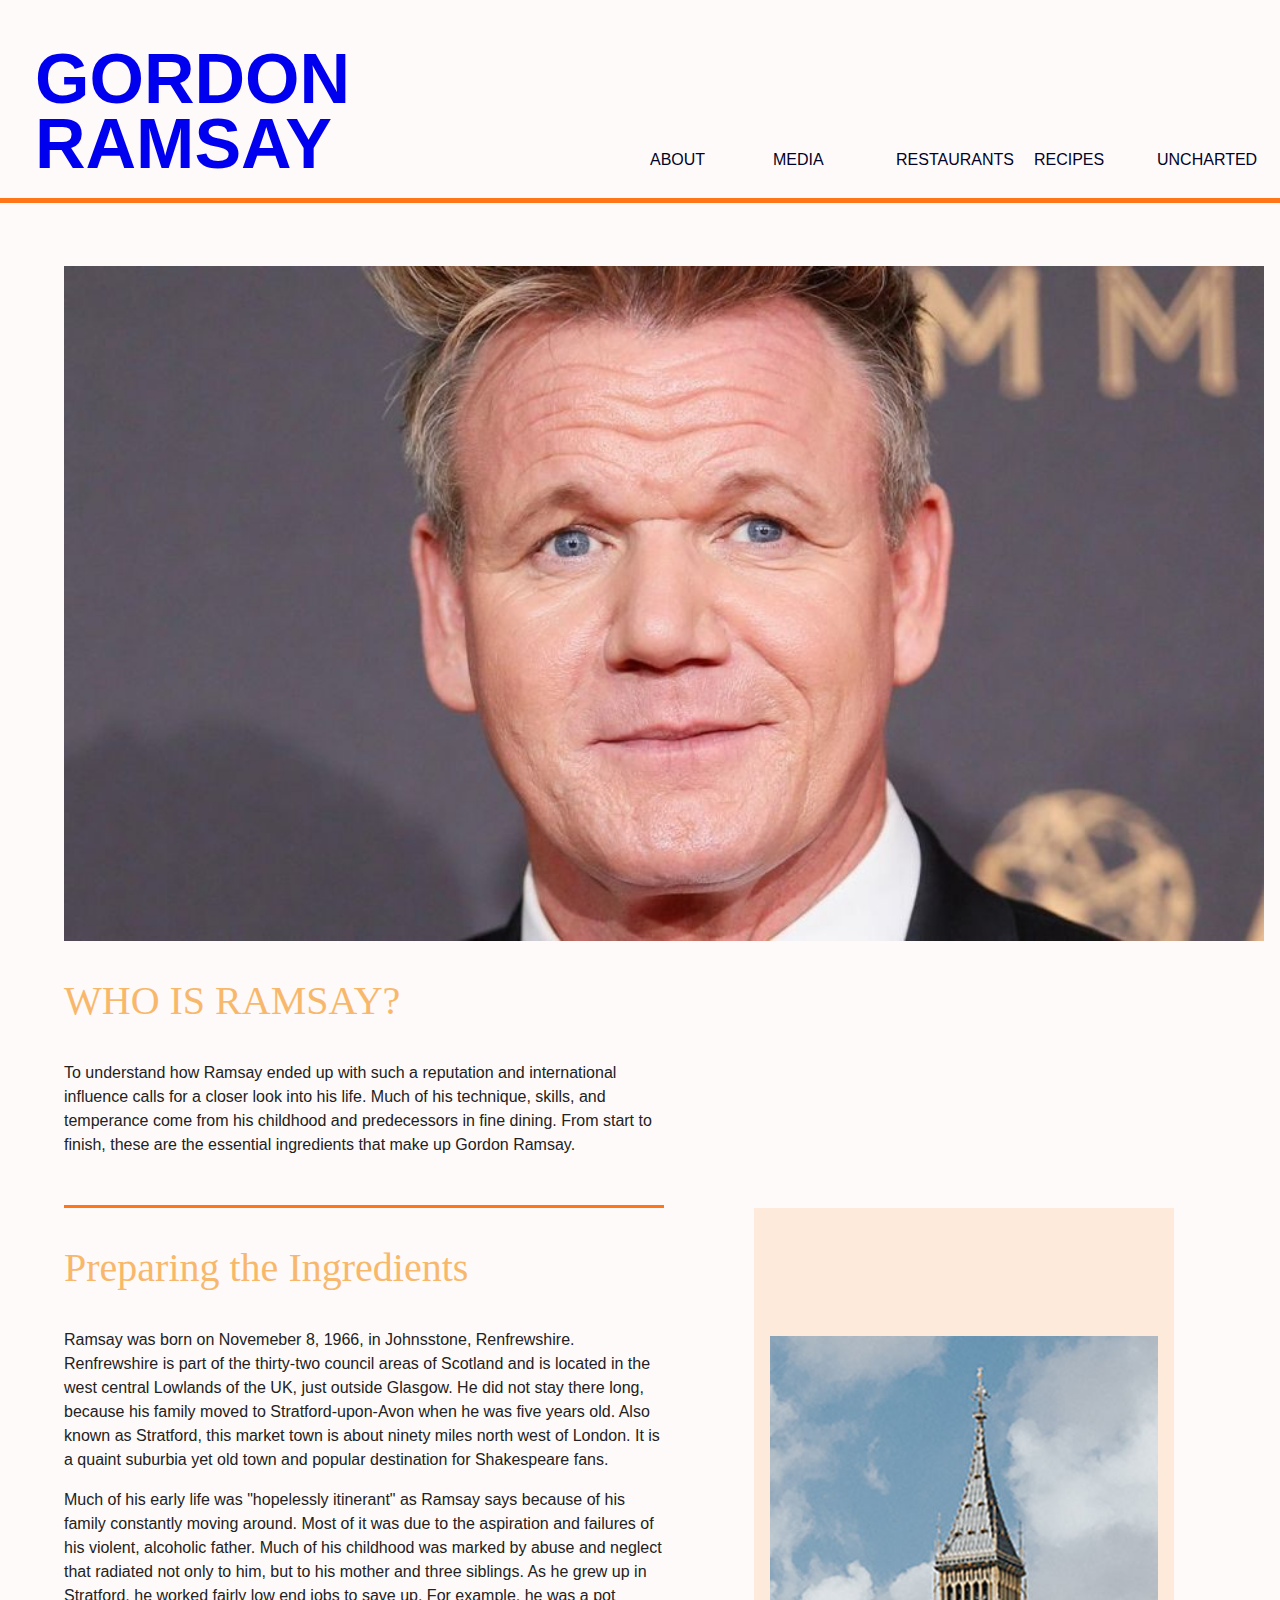
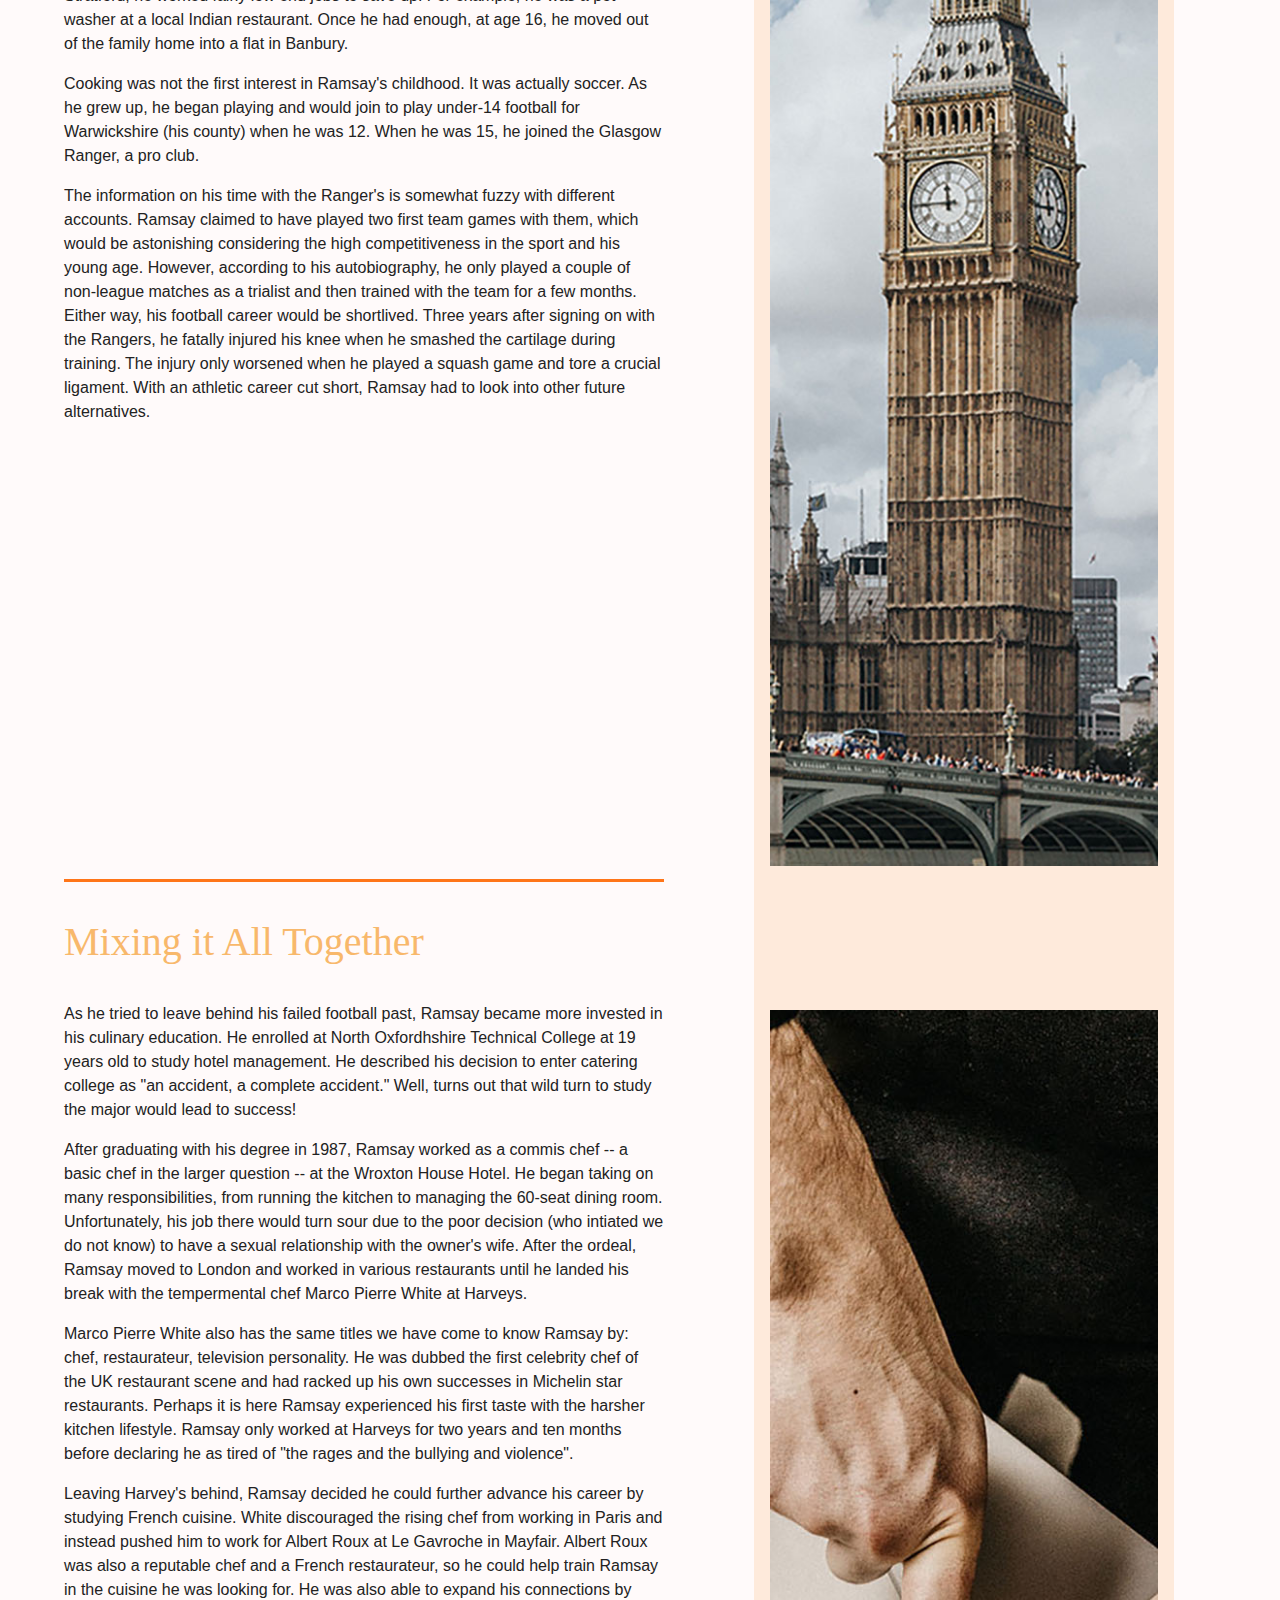
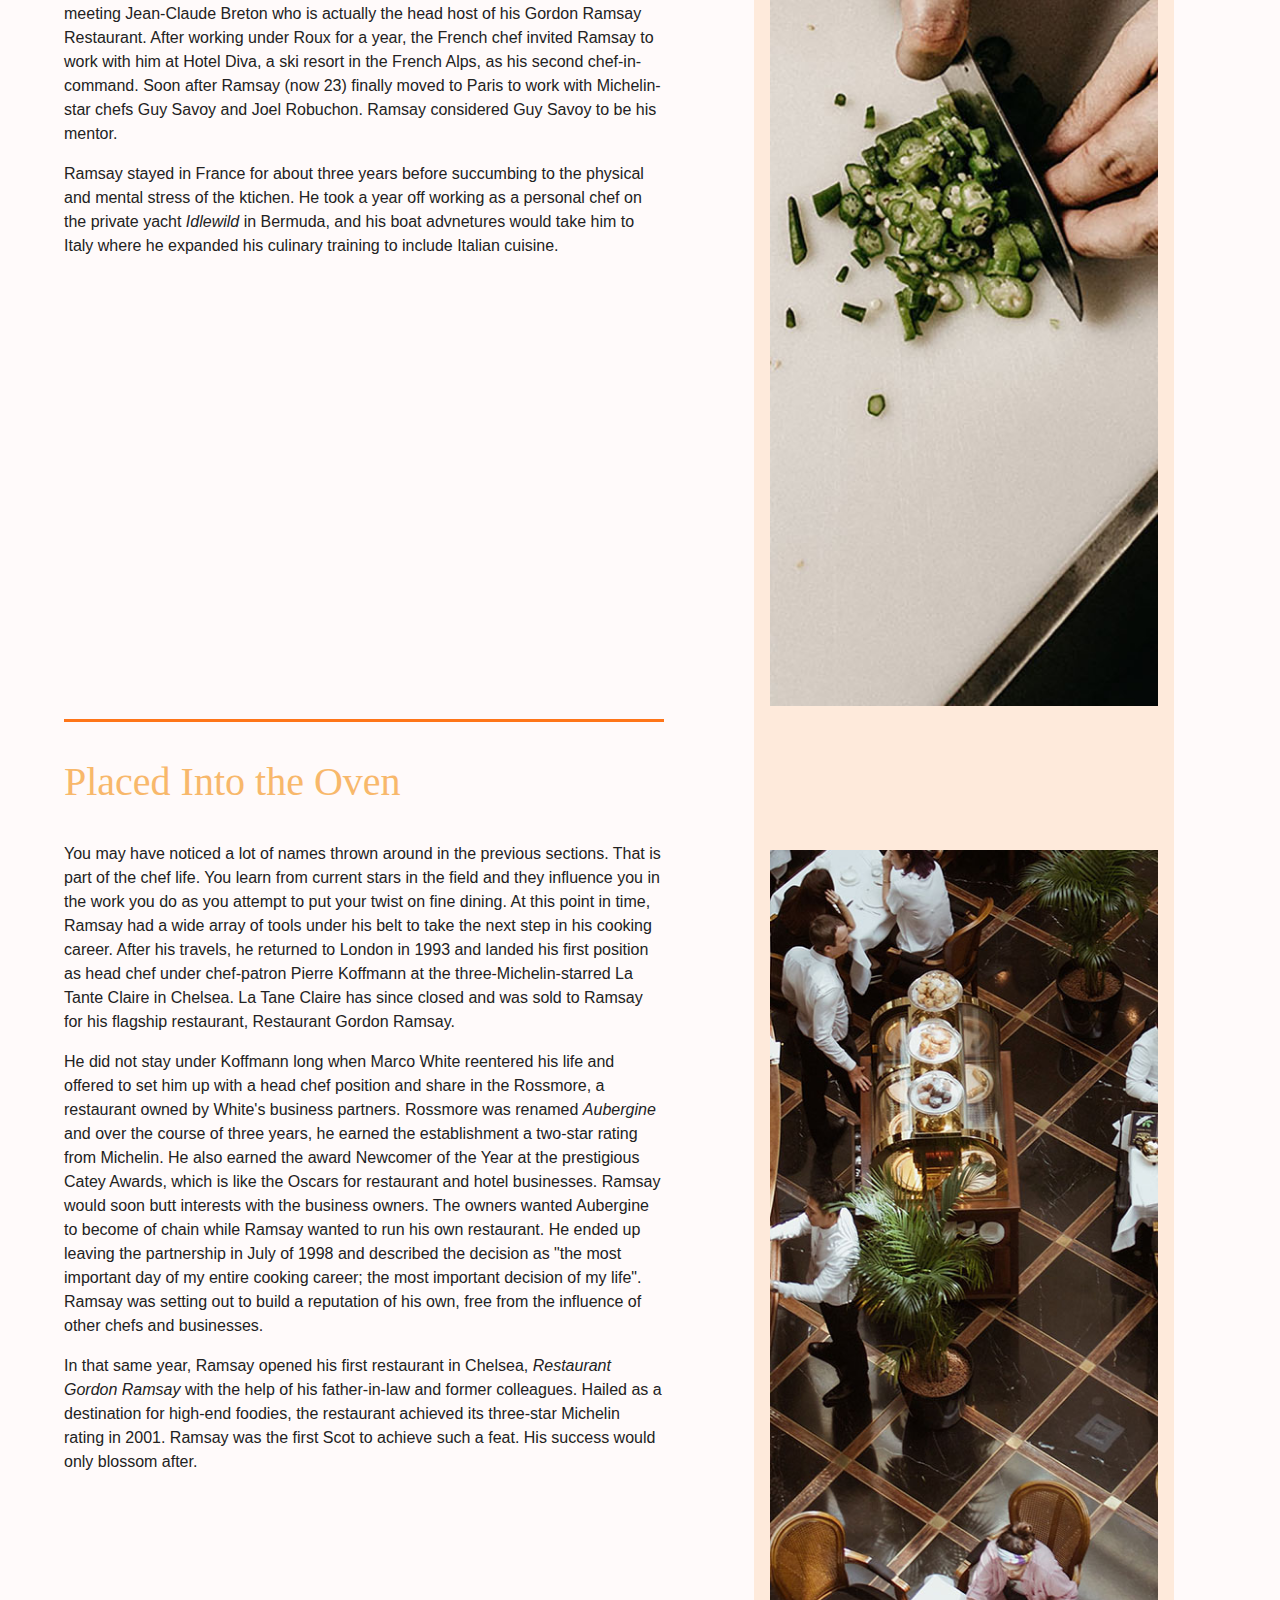
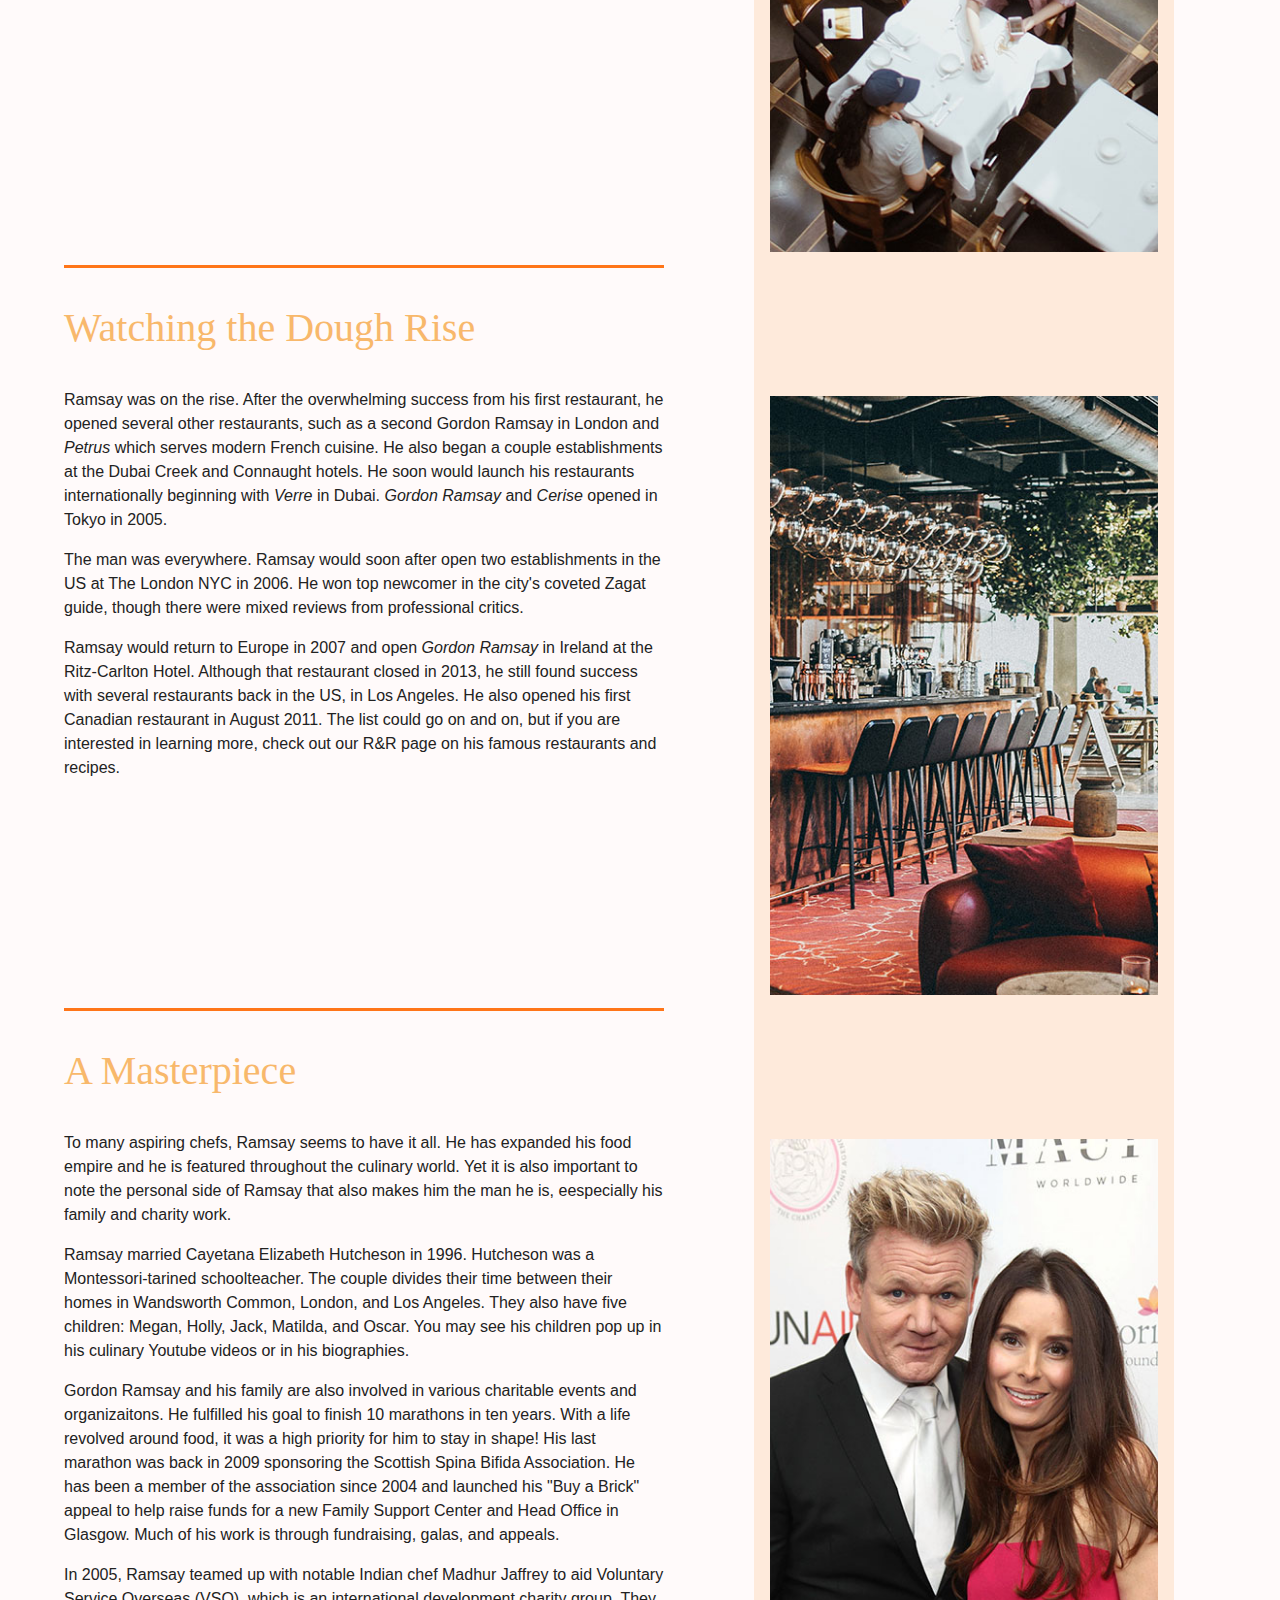
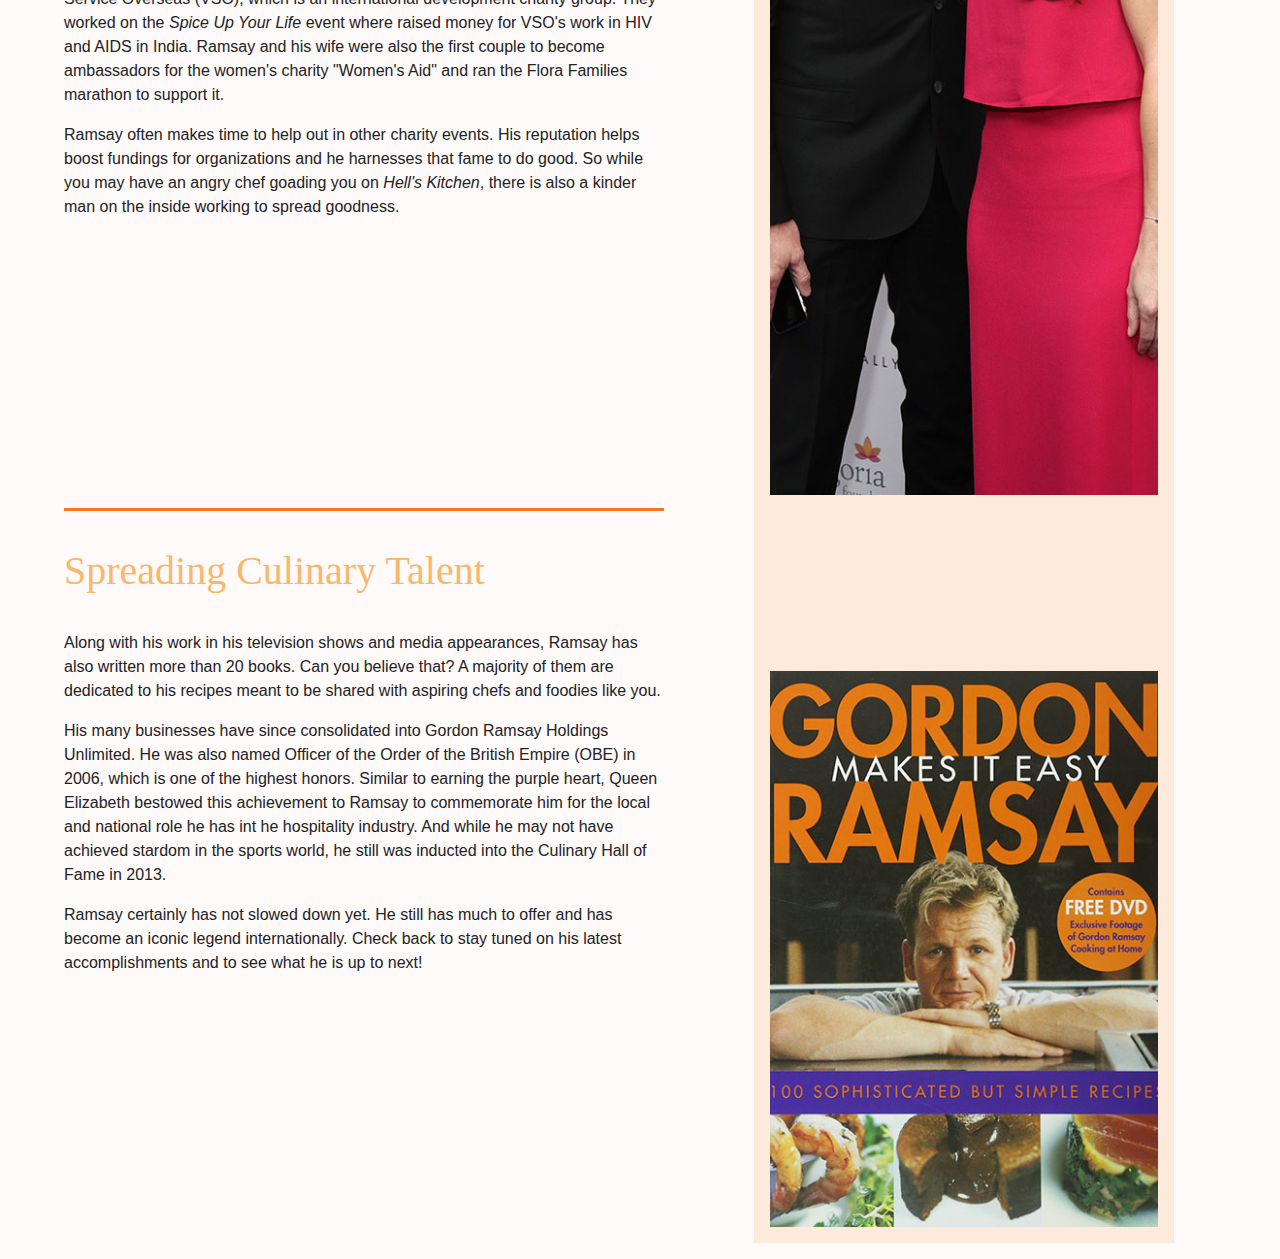
<file: About.html>
<!DOCTYPE html>
<html>
<head>

	<meta charset="utf-8">
	<meta http-equiv="X-UA-Compatible" content="IE=edge">
	<title>Title goes here</title>
	<meta name="description" content="">

	<!-- Enable responsive layouts; tell browsers not to shrink pages to fit small screens -->
	<meta name="viewport" content="width=device-width, initial-scale=1">

	<!-- Load styles -->
	<!-- For production, combine all of the stylesheets -->
	<link rel="stylesheet" href="css/sitewide.css">

	<!-- Webfonts -->
	<link href="https://fonts.googleapis.com/css?family=Source+Sans+Pro" rel="stylesheet">

</head>
<body class="homepage">
<!-- Change this classname for each page/type! -->

	<!-- Page content typically goes inside the container -->
	<div class="header">
		<h1 class="title"><a href="Home.html">GORDON<br> RAMSAY</a></h1>

		<nav class="global-nav">
			<ul>
				<li><a href="About.html">ABOUT</a></li>
				<li><a href="Media.html">MEDIA</a></li>
				<li><a href="R&R.html">RESTAURANTS</a></li>
				<li><a href="Recipes.html">RECIPES</a></li>
				<li><a href="Uncharted.html">UNCHARTED</a></li>
			</ul>
		</nav>
	</div>

	<div class="container">

		<div class="ramsay">
			<img width="100%" src="img/Ramsay.jpg" alt="Profile of Gordon Ramsay"/>
		</div>

	<div class="aboutintro">
		<h3 class="sub">WHO IS RAMSAY?</h3>
			<p>To understand how Ramsay ended up with such a reputation and international influence calls for a closer look into his life. Much of his technique, skills, and temperance come from his childhood and predecessors in fine dining. From start to finish, these are the essential ingredients that make up Gordon Ramsay.</p>
	</div>

	<div class="paragraph-1">
		<h3 class="sub">Preparing the Ingredients</h3>
			<p>Ramsay was born on Novemeber 8, 1966, in Johnsstone, Renfrewshire. Renfrewshire is part of the thirty-two council areas of Scotland and is located in the west central Lowlands of the UK, just outside Glasgow. He did not stay there long, because his family moved to Stratford-upon-Avon when he was five years old. Also known as Stratford, this market town is about ninety miles north west of London. It is a quaint suburbia yet old town and popular destination for Shakespeare fans.</p>
			<p>Much of his early life was "hopelessly itinerant" as Ramsay says because of his family constantly moving around. Most of it was due to the aspiration and failures of his violent, alcoholic father. Much of his childhood was marked by abuse and neglect that radiated not only to him, but to his mother and three siblings. As he grew up in Stratford, he worked fairly low end jobs to save up. For example, he was a pot washer at a local Indian restaurant. Once he had enough, at age 16, he moved out of the family home into a flat in Banbury.</p>
			<p>Cooking was not the first interest in Ramsay's childhood. It was actually soccer. As he grew up, he began playing and would join to play under-14 football for Warwickshire (his county) when he was 12. When he was 15, he joined the Glasgow Ranger, a pro club.</p>
			<p>The information on his time with the Ranger's is somewhat fuzzy with different accounts. Ramsay claimed to have played two first team games with them, which would be astonishing considering the high competitiveness in the sport and his young age. However, according to his autobiography, he only played a couple of non-league matches as a trialist and then trained with the team for a few months. Either way, his football career would be shortlived. Three years after signing on with the Rangers, he fatally injured his knee when he smashed the cartilage during training. The injury only worsened when he played a squash game and tore a crucial ligament. With an athletic career cut short, Ramsay had to look into other future alternatives.</p>
	</div>

	<div class="about-1">
		<img src="img/London.jpg" alt="Big Ben"/>
	</div>

	<div class="paragraph-2">
		<h3 class="sub">Mixing it All Together</h3>
			<p>As he tried to leave behind his failed football past, Ramsay became more invested in his culinary education. He enrolled at North Oxfordhshire Technical College at 19 years old to study hotel management. He described his decision to enter catering college as "an accident, a complete accident." Well, turns out that wild turn to study the major would lead to success!</p>
			<p>After graduating with his degree in 1987, Ramsay worked as a commis chef -- a basic chef in the larger question -- at the Wroxton House Hotel. He began taking on many responsibilities, from running the kitchen to managing the 60-seat dining room. Unfortunately, his job there would turn sour due to the poor decision (who intiated we do not know) to have a sexual relationship with the owner's wife. After the ordeal, Ramsay moved to London and worked in various restaurants until he landed his break with the tempermental chef Marco Pierre White at Harveys.</p>
			<p>Marco Pierre White also has the same titles we have come to know Ramsay by: chef, restaurateur, television personality. He was dubbed the first celebrity chef of the UK restaurant scene and had racked up his own successes in Michelin star restaurants. Perhaps it is here Ramsay experienced his first taste with the harsher kitchen lifestyle. Ramsay only worked at Harveys for two years and ten months before declaring he as tired of "the rages and the bullying and violence".</p>
			<p>Leaving Harvey's behind, Ramsay decided he could further advance his career by studying French cuisine. White discouraged the rising chef from working in Paris and instead pushed him to work for Albert Roux at Le Gavroche in Mayfair. Albert Roux was also a reputable chef and a French restaurateur, so he could help train Ramsay in the cuisine he was looking for. He was also able to expand his connections by meeting Jean-Claude Breton who is actually the head host of his Gordon Ramsay Restaurant. After working under Roux for a year, the French chef invited Ramsay to work with him at Hotel Diva, a ski resort in the French Alps, as his second chef-in-command. Soon after Ramsay (now 23) finally moved to Paris to work with Michelin-star chefs Guy Savoy and Joel Robuchon. Ramsay considered Guy Savoy to be his mentor.</p>
			<p>Ramsay stayed in France for about three years before succumbing to the physical and mental stress of the ktichen. He took a year off working as a personal chef on the private yacht <em>Idlewild</em> in Bermuda, and his boat advnetures would take him to Italy where he expanded his culinary training to include Italian cuisine.</p>
	</div>

	<div class="about-2">
		<img src="img/Cooking.jpg" alt="Chef cutting up some spices"/>
	</div>

	<div class="paragraph-3">
		<h3 class="sub">Placed Into the Oven</h3>
			<p>You may have noticed a lot of names thrown around in the previous sections. That is part of the chef life. You learn from current stars in the field and they influence you in the work you do as you attempt to put your twist on fine dining. At this point in time, Ramsay had a wide array of tools under his belt to take the next step in his cooking career. After his travels, he returned to London in 1993 and landed his first position as head chef under chef-patron Pierre Koffmann at the three-Michelin-starred La Tante Claire in Chelsea. La Tane Claire has since closed and was sold to Ramsay for his flagship restaurant, Restaurant Gordon Ramsay.<p>
			<p>He did not stay under Koffmann long when Marco White reentered his life and offered to set him up with a head chef position and share in the Rossmore, a restaurant owned by White's business partners. Rossmore was renamed <em>Aubergine</em> and over the course of three years, he earned the establishment a two-star rating from Michelin. He also earned the award Newcomer of the Year at the prestigious Catey Awards, which is like the Oscars for restaurant and hotel businesses. Ramsay would soon butt interests with the business owners. The owners wanted Aubergine to become of chain while Ramsay wanted to run his own restaurant. He ended up leaving the partnership in July of 1998 and described the decision as "the most important day of my entire cooking career; the most important decision of my life". Ramsay was setting out to build a reputation of his own, free from the influence of other chefs and businesses.</p>
			<p>In that same year, Ramsay opened his first restaurant in Chelsea, <em>Restaurant Gordon Ramsay</em> with the help of his father-in-law and former colleagues. Hailed as a destination for high-end foodies, the restaurant achieved its three-star Michelin rating in 2001. Ramsay was the first Scot to achieve such a feat. His success would only blossom after.</p>
	</div>

	<div class="about-3">
		<img src="img/NewRestaurant.jpg" alt="Overhead of a restaurant"/>
	</div>

	<div class="paragraph-4">
		<h3 class="sub">Watching the Dough Rise</h3>
			<p>Ramsay was on the rise. After the overwhelming success from his first restaurant, he opened several other restaurants, such as a second Gordon Ramsay in London and <em>Petrus</em> which serves modern French cuisine. He also began a couple establishments at the Dubai Creek and Connaught hotels. He soon would launch his restaurants internationally beginning with <em>Verre</em> in Dubai. <em>Gordon Ramsay</em> and <em>Cerise</em> opened in Tokyo in 2005.</p>
			<p>The man was everywhere. Ramsay would soon after open two establishments in the US at The London NYC in 2006. He won top newcomer in the city's coveted Zagat guide, though there were mixed reviews from professional critics.</p>
			<p>Ramsay would return to Europe in 2007 and open <em>Gordon Ramsay</em> in Ireland at the Ritz-Carlton Hotel. Although that restaurant closed in 2013, he still found success with several restaurants back in the US, in Los Angeles. He also opened his first Canadian restaurant in August 2011. The list could go on and on, but if you are interested in learning more, check out our R&R page on his famous restaurants and recipes.</p>
	</div>

	<div class="about-4">
		<img src="img/Hotel.jpg" alt="Hotel bar"/>
	</div>

	<div class="paragraph-5">
		<h3 class="sub">A Masterpiece</h3>
			<p>To many aspiring chefs, Ramsay seems to have it all. He has expanded his food empire and he is featured throughout the culinary world. Yet it is also important to note the personal side of Ramsay that also makes him the man he is, eespecially his family and charity work.</p>
			<p>Ramsay married Cayetana Elizabeth Hutcheson in 1996. Hutcheson was a Montessori-tarined schoolteacher. The couple divides their time between their homes in Wandsworth Common, London, and Los Angeles. They also have five children: Megan, Holly, Jack, Matilda, and Oscar. You may see his children pop up in his culinary Youtube videos or in his biographies.</p>
			<p>Gordon Ramsay and his family are also involved in various charitable events and organizaitons. He fulfilled his goal to finish 10 marathons in ten years. With a life revolved around food, it was a high priority for him to stay in shape! His last marathon was back in 2009 sponsoring the Scottish Spina Bifida Association. He has been a member of the association since 2004 and launched his "Buy a Brick" appeal to help raise funds for a new Family Support Center and Head Office in Glasgow. Much of his work is through fundraising, galas, and appeals.</p>
			<p>In 2005, Ramsay teamed up with notable Indian chef Madhur Jaffrey to aid Voluntary Service Overseas (VSO), which is an international development charity group. They worked on the <em>Spice Up Your Life</em> event where raised money for VSO's work in HIV and AIDS in India. Ramsay and his wife were also the first couple to become ambassadors for the women's charity "Women's Aid" and ran the Flora Families marathon to support it.</p>
			<p>Ramsay often makes time to help out in other charity events. His reputation helps boost fundings for organizations and he harnesses that fame to do good. So while you may have an angry chef goading you on <em>Hell's Kitchen</em>, there is also a kinder man on the inside working to spread goodness.</p>
	</div>

	<div class="about-5">
		<img src="img/Cayetana.jpg" alt="Ramsay and his wife Cayetana"/>
	</div>

	<div class="paragraph-6">
		<h3 class="sub">Spreading Culinary Talent</h3>
			<p>Along with his work in his television shows and media appearances, Ramsay has also written more than 20 books. Can you believe that? A majority of them are dedicated to his recipes meant to be shared with aspiring chefs and foodies like you.</p>
			<p>His many businesses have since consolidated into Gordon Ramsay Holdings Unlimited. He was also named Officer of the Order of the British Empire (OBE) in 2006, which is one of the highest honors. Similar to earning the purple heart, Queen Elizabeth bestowed this achievement to Ramsay to commemorate him for the local and national role he has int he hospitality industry. And while he may not have achieved stardom in the sports world, he still was inducted into the Culinary Hall of Fame in 2013.</p>
			<p>Ramsay certainly has not slowed down yet. He still has much to offer and has become an iconic legend internationally. Check back to stay tuned on his latest accomplishments and to see what he is up to next!</p>
	</div>

	<div class="about-6">
		<img src="img/Book.jpg" alt="Simple recipes book by Ramsay"/>
	</div>

	</div><!-- end container -->

</body>
</html>
</file>
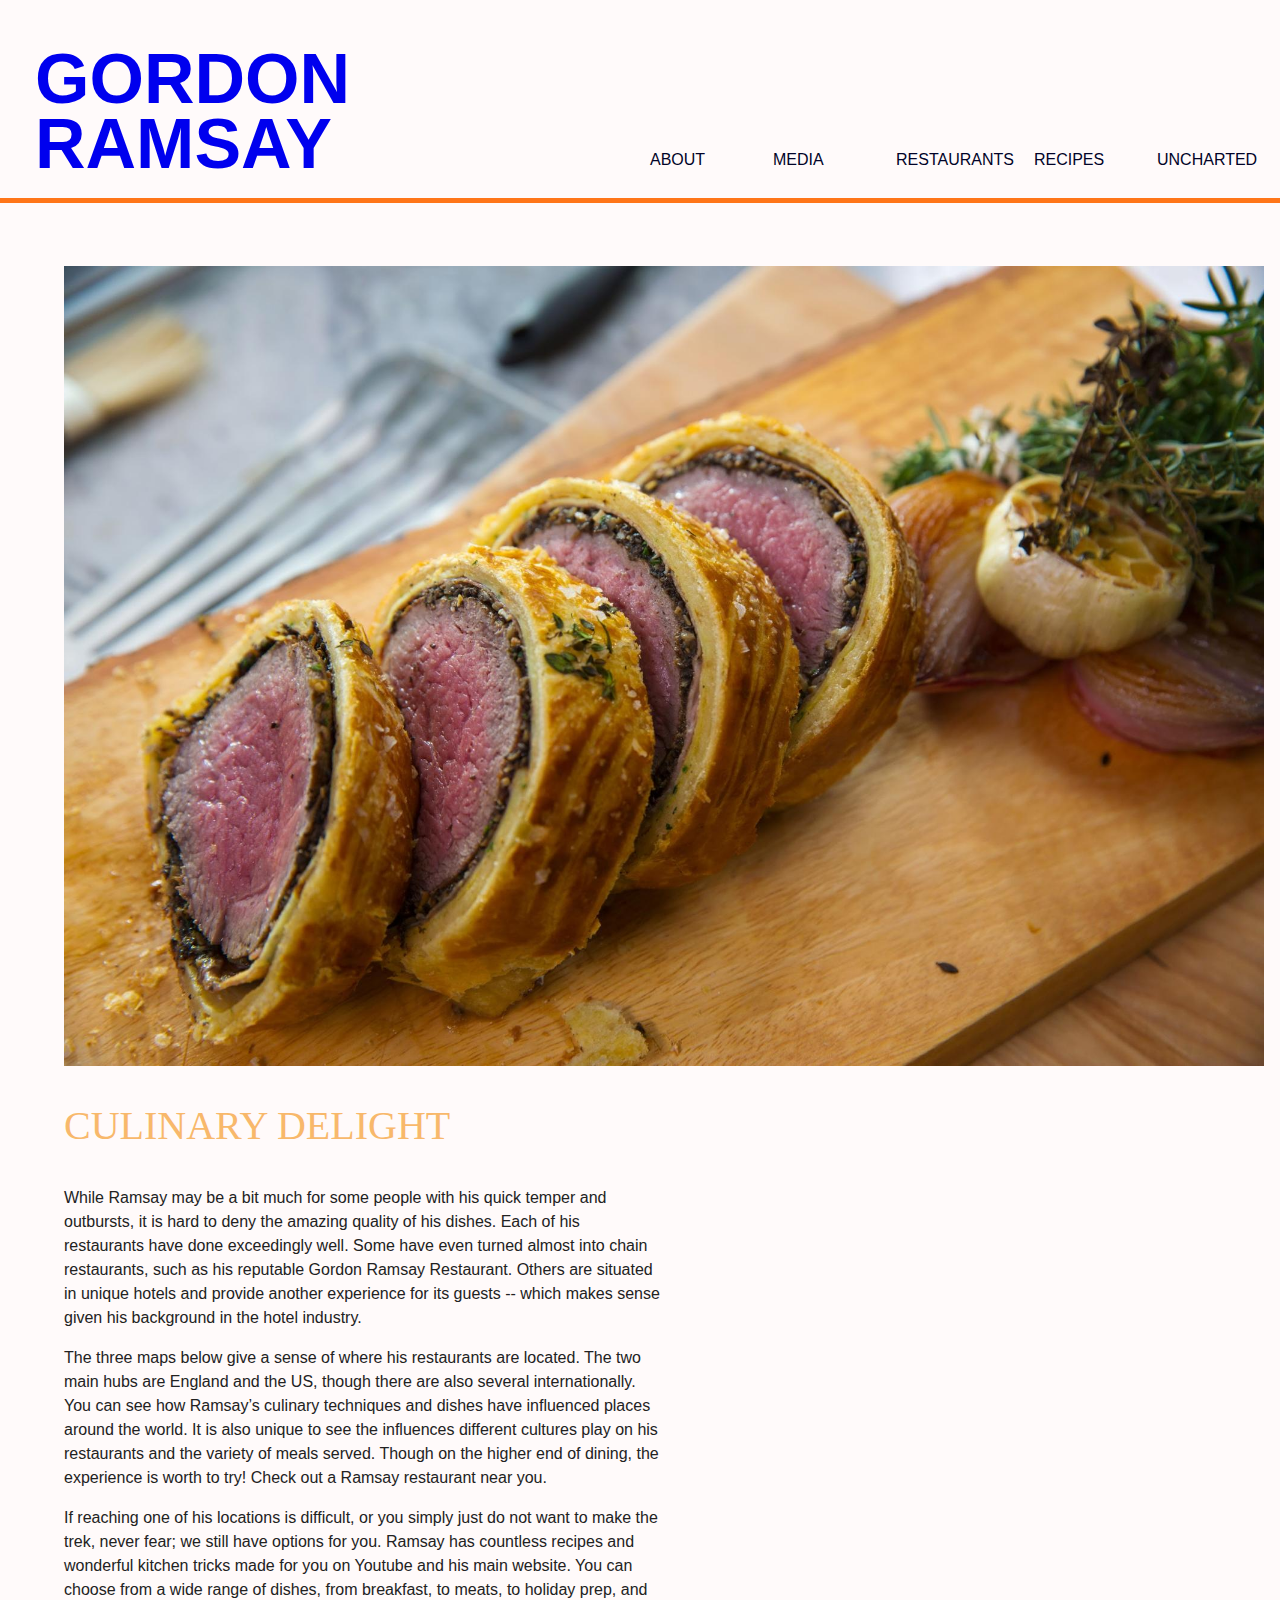
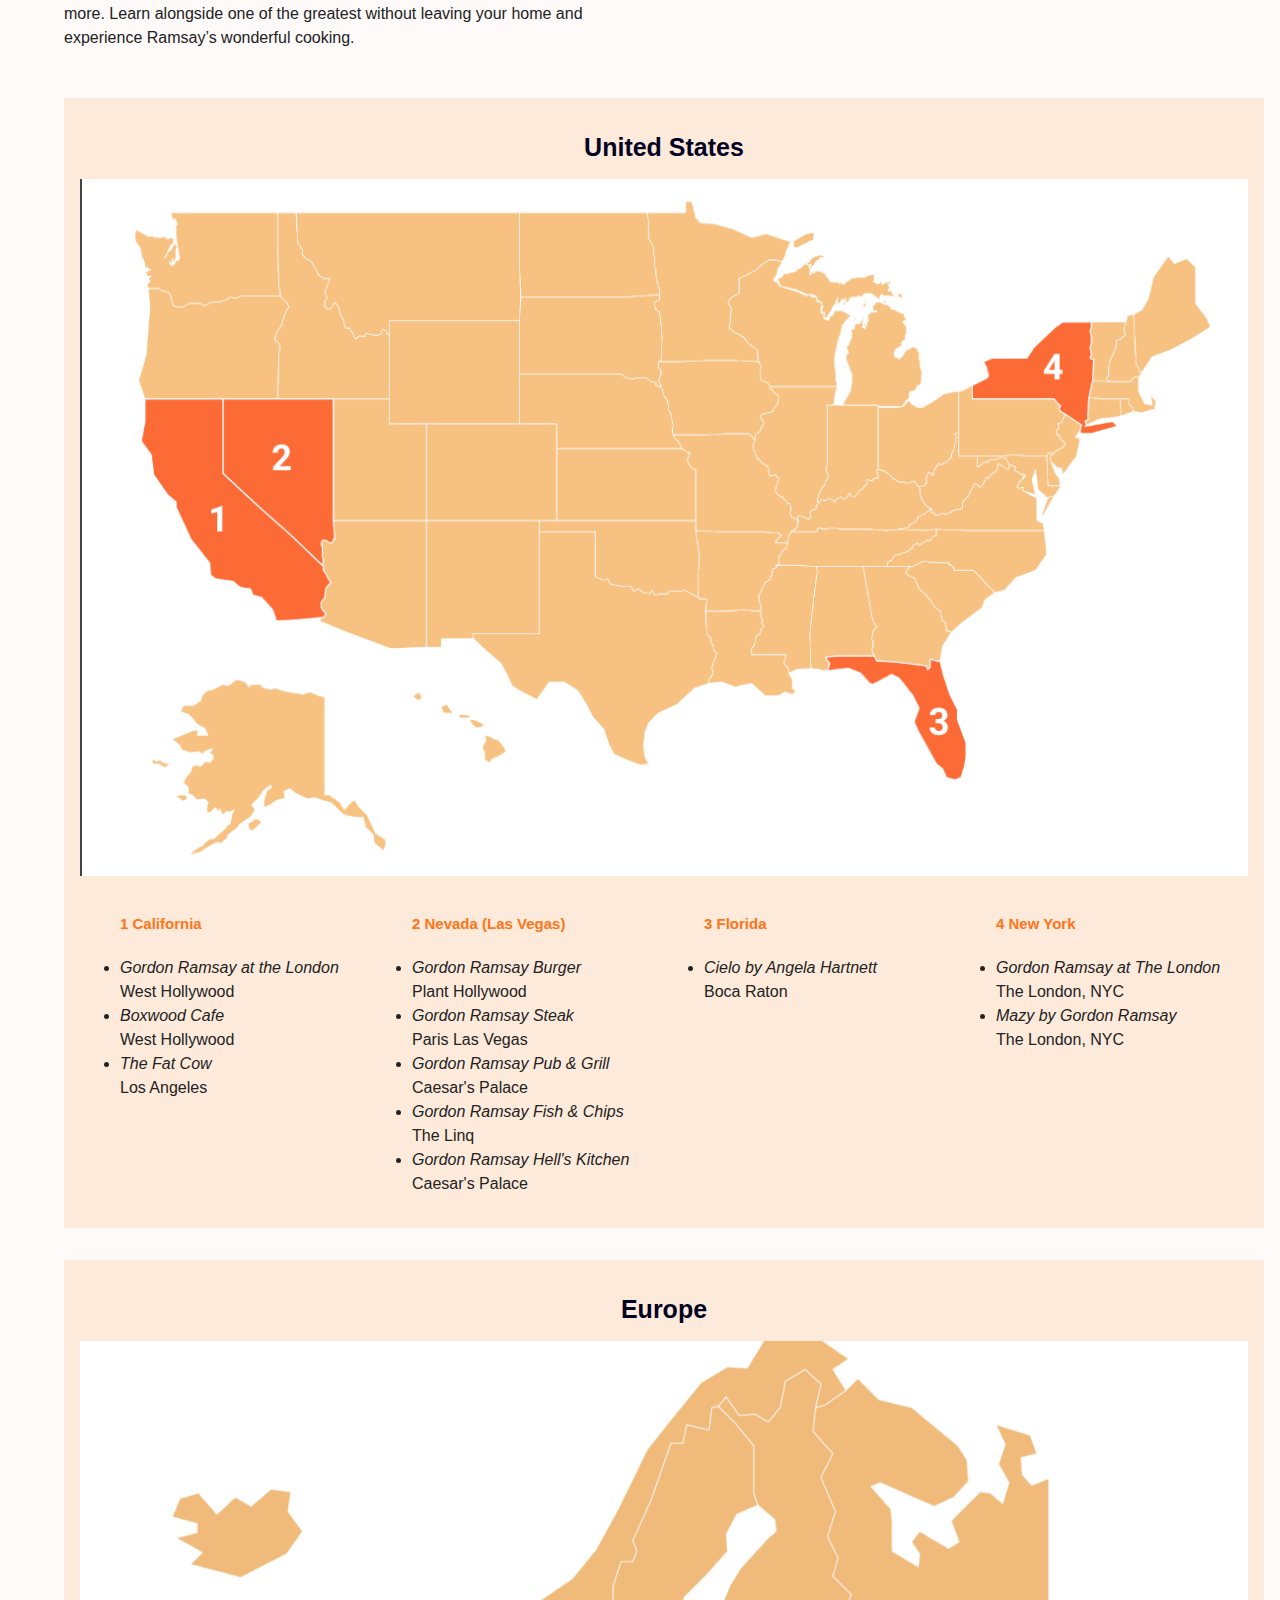
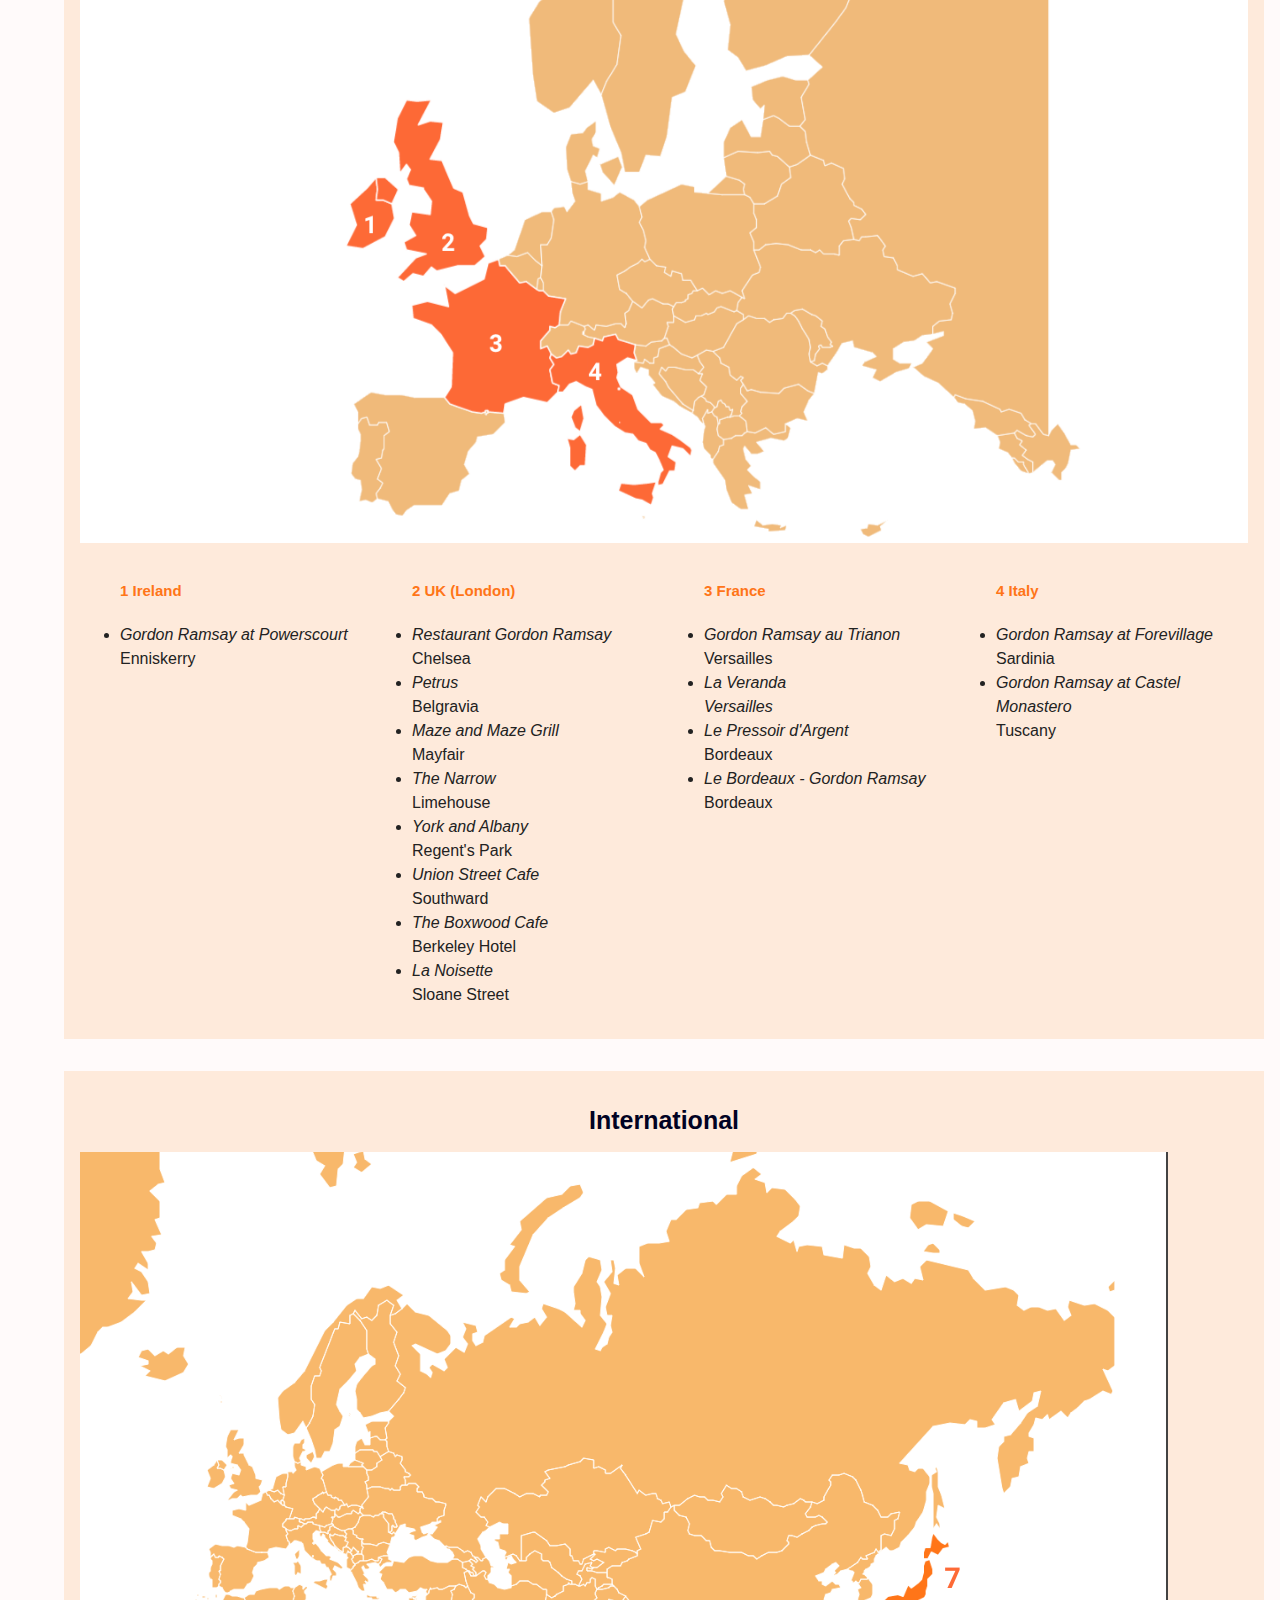
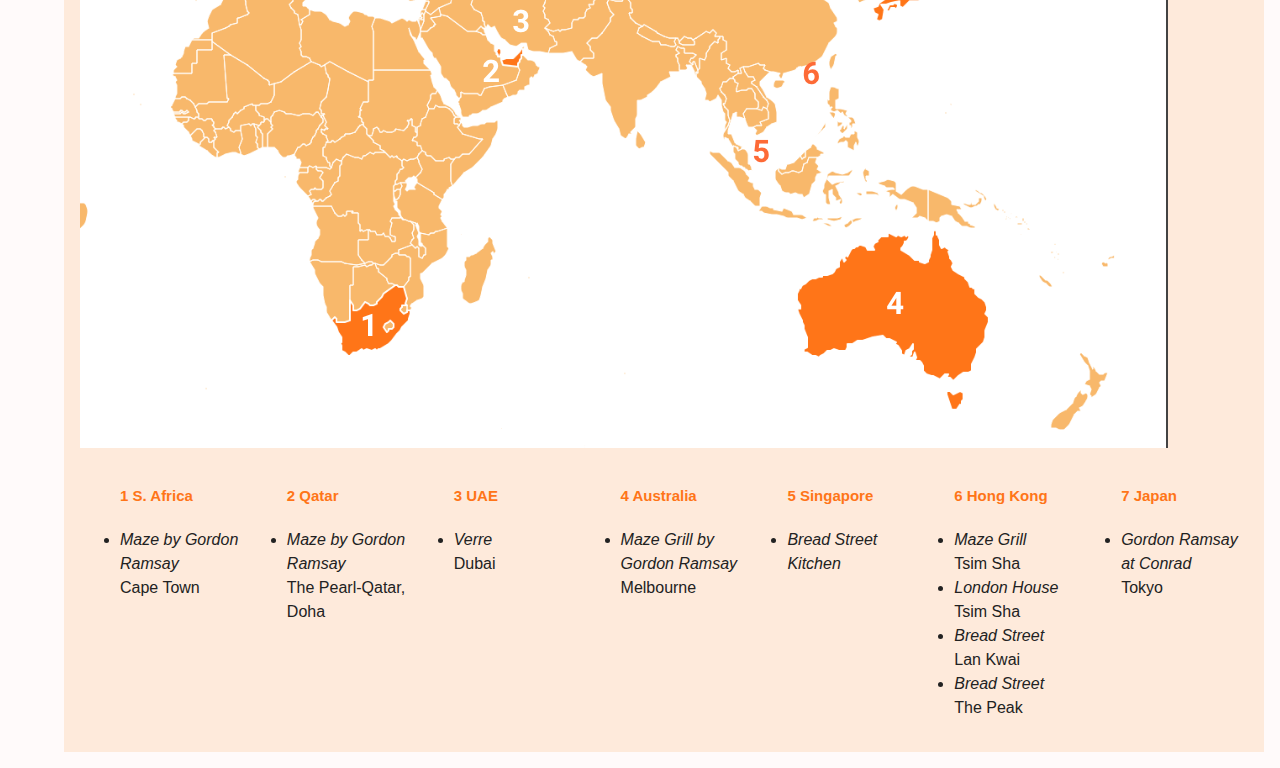
<file: R&R.html>
<!DOCTYPE html>
<html>
<head>

	<meta charset="utf-8">
	<meta http-equiv="X-UA-Compatible" content="IE=edge">
	<title>Title goes here</title>
	<meta name="description" content="">

	<!-- Enable responsive layouts; tell browsers not to shrink pages to fit small screens -->
	<meta name="viewport" content="width=device-width, initial-scale=1">

	<!-- Load styles -->
	<!-- For production, combine all of the stylesheets -->
	<link rel="stylesheet" href="css/sitewide.css">

	<!-- Webfonts -->
	<link href="https://fonts.googleapis.com/css?family=Source+Sans+Pro" rel="stylesheet">

</head>
<body class="homepage">
<!-- Change this classname for each page/type! -->

	<!-- Page content typically goes inside the container -->
	<div class="header">
		<h1 class="title"><a href="Home.html">GORDON<br> RAMSAY</a></h1>

		<nav class="global-nav">
			<ul>
				<li><a href="About.html">ABOUT</a></li>
				<li><a href="Media.html">MEDIA</a></li>
				<li><a href="R&R.html">RESTAURANTS</a></li>
				<li><a href="Recipes.html">RECIPES</a></li>
				<li><a href="Uncharted.html">UNCHARTED</a></li>
			</ul>
		</nav>
	</div>
	
	<div class="container">

	<div class="headimage">
		<img src="img/BeefWellington.jpg" alt="Christmas Beef Wellington laid out"/>
	</div>

	<div class="box-a">
		<h3 class="sub">CULINARY DELIGHT</h3>
			<p>While Ramsay may be a bit much for some people with his quick temper and outbursts, it is hard to deny the amazing quality of his dishes. Each of his restaurants have done exceedingly well. Some have even turned almost into chain restaurants, such as his reputable Gordon Ramsay Restaurant. Others are situated in unique hotels and provide another experience for its guests -- which makes sense given his background in the hotel industry.</p>
			<p>The three maps below give a sense of where his restaurants are located. The two main hubs are England and the US, though there are also several internationally. You can see how Ramsay’s culinary techniques and dishes have influenced places around the world. It is also unique to see the influences different cultures play on his restaurants and the variety of meals served. Though on the higher end of dining, the experience is worth to try! Check out a Ramsay restaurant near you.</p>
			<p>If reaching one of his locations is difficult, or you simply just do not want to make the trek, never fear; we still have options for you. Ramsay has countless recipes and wonderful kitchen tricks made for you on Youtube and his main website. You can choose from a wide range of dishes, from breakfast, to meats, to holiday prep, and more. Learn alongside one of the greatest without leaving your home and experience Ramsay’s wonderful cooking.</p>
	</div>

	<div class="USMap">
		<h2 class="map">United States</h2>
			<img class="image-a"src="img/USMap.png" alt="An overview of Ramsay's restaurants located in the United States"/>
			<ul><h4 class="subcaption">1 California</h4>
				<li><em>Gordon Ramsay at the London</em><br>West Hollywood</li>
				<li><em>Boxwood Cafe</em><br>West Hollywood</li>
				<li><em>The Fat Cow</em><br>Los Angeles</li>
			</ul>

			<ul><h4 class="subcaption">2 Nevada (Las Vegas)</h4>
				<li><em>Gordon Ramsay Burger</em><br>Plant Hollywood</li>
				<li><em>Gordon Ramsay Steak</em><br>Paris Las Vegas</li>
				<li><em>Gordon Ramsay Pub & Grill</em><br>Caesar's Palace</li>
				<li><em>Gordon Ramsay Fish & Chips</em><br>The Linq</li>
				<li><em>Gordon Ramsay Hell's Kitchen</em><br>Caesar's Palace</li>
			</ul>

			<ul><h4 class="subcaption">3 Florida</h4>
				<li><em>Cielo by Angela Hartnett</em><br>Boca Raton</li>
			</ul>

			<ul><h4 class="subcaption">4 New York</h4>
				<li><em>Gordon Ramsay at The London</em><br>The London, NYC</li>
				<li><em>Mazy by Gordon Ramsay</em><br>The London, NYC</li>
			</ul>
	</div>

	<div class="EuroMap">
		<h2 class="map2">Europe</h2>
			<img class="image-b" src="img/EuropeMap.png" alt="An overview of Ramsay's restaurants located in Europe"/>
			<ul><h4 class="subcaption">1 Ireland</h4>
				<li><em>Gordon Ramsay at Powerscourt</em><br>Enniskerry</li>
			</ul>

			<ul><h4 class="subcaption">2 UK (London)</h4>
				<li><em>Restaurant Gordon Ramsay</em><br>Chelsea</li>
				<li><em>Petrus</em><br>Belgravia</li>
				<li><em>Maze and Maze Grill</em><br>Mayfair</li>
				<li><em>The Narrow</em><br>Limehouse</li>
				<li><em>York and Albany</em><br>Regent's Park</li>
				<li><em>Union Street Cafe</em><br>Southward</li>
				<li><em>The Boxwood Cafe</em><br>Berkeley Hotel</li>
				<li><em>La Noisette</em><br>Sloane Street</li>
			</ul>

			<ul><h4 class="subcaption">3 France</h4>
				<li><em>Gordon Ramsay au Trianon</em><br>Versailles</li>
				<li><em>La Veranda<br>Versailles</em></li>
				<li><em>Le Pressoir d'Argent</em><br>Bordeaux</li>
				<li><em>Le Bordeaux - Gordon Ramsay</em><br>Bordeaux</li>
			</ul>

			<ul><h4 class="subcaption">4 Italy</h4>
				<li><em>Gordon Ramsay at Forevillage</em><br>Sardinia</li>
				<li><em>Gordon Ramsay at Castel Monastero</em><br>Tuscany</li>
			</ul>
	</div>

	<div class="InternationalMap">
		<h2 class="map3">International</h2>
			<img class="image-c" src="img/InternationalMap.png" alt="A world map indicating all the other Ramsay restaurants"/>
			<ul><h4 class="subcaption">1 S. Africa</h4>
				<li><em>Maze by Gordon Ramsay</em><br>Cape Town</li>
			</ul>

			<ul><h4 class="subcaption">2 Qatar</h4>
				<li><em>Maze by Gordon Ramsay</em><br>The Pearl-Qatar, Doha</li>
			</ul>

			<ul><h4 class="subcaption">3 UAE</h4>
				<li><em>Verre</em><br>Dubai</li>
			</ul>

			<ul><h4 class="subcaption">4 Australia</h4>
				<li><em>Maze Grill by Gordon Ramsay</em><br>Melbourne</li>
			</ul>

			<ul><h4 class="subcaption">5 Singapore</h4>
				<li><em>Bread Street Kitchen</em></li>
			</ul>

			<ul><h4 class="subcaption">6 Hong Kong</h4>
				<li><em>Maze Grill</em><br>Tsim Sha</li>
				<li><em>London House</em><br>Tsim Sha</li>
				<li><em>Bread Street</em><br>Lan Kwai</li>
				<li><em>Bread Street</em><br>The Peak</li>
			</ul>

			<ul><h4 class="subcaption">7 Japan</h4>
				<li><em>Gordon Ramsay at Conrad</em><br>Tokyo</li>
			</ul>
	</div>

		</div>
</html>
</file>
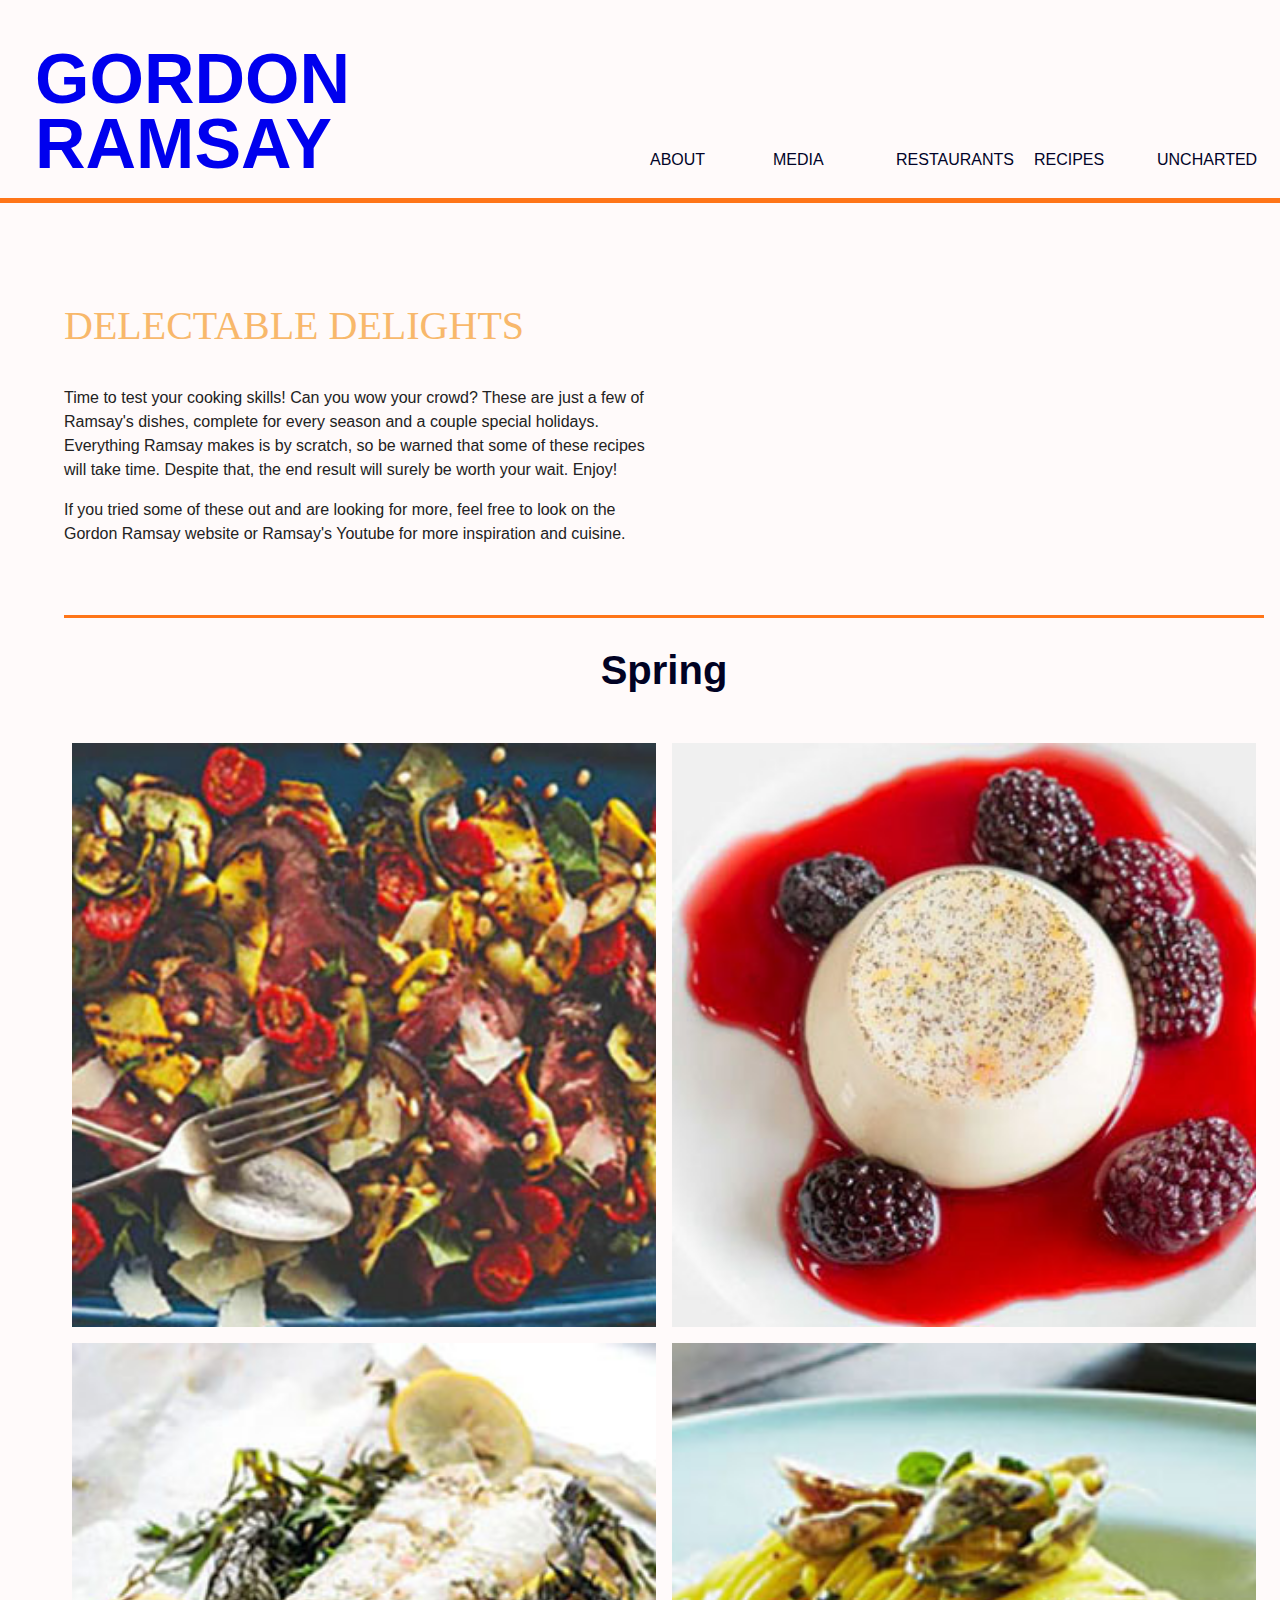
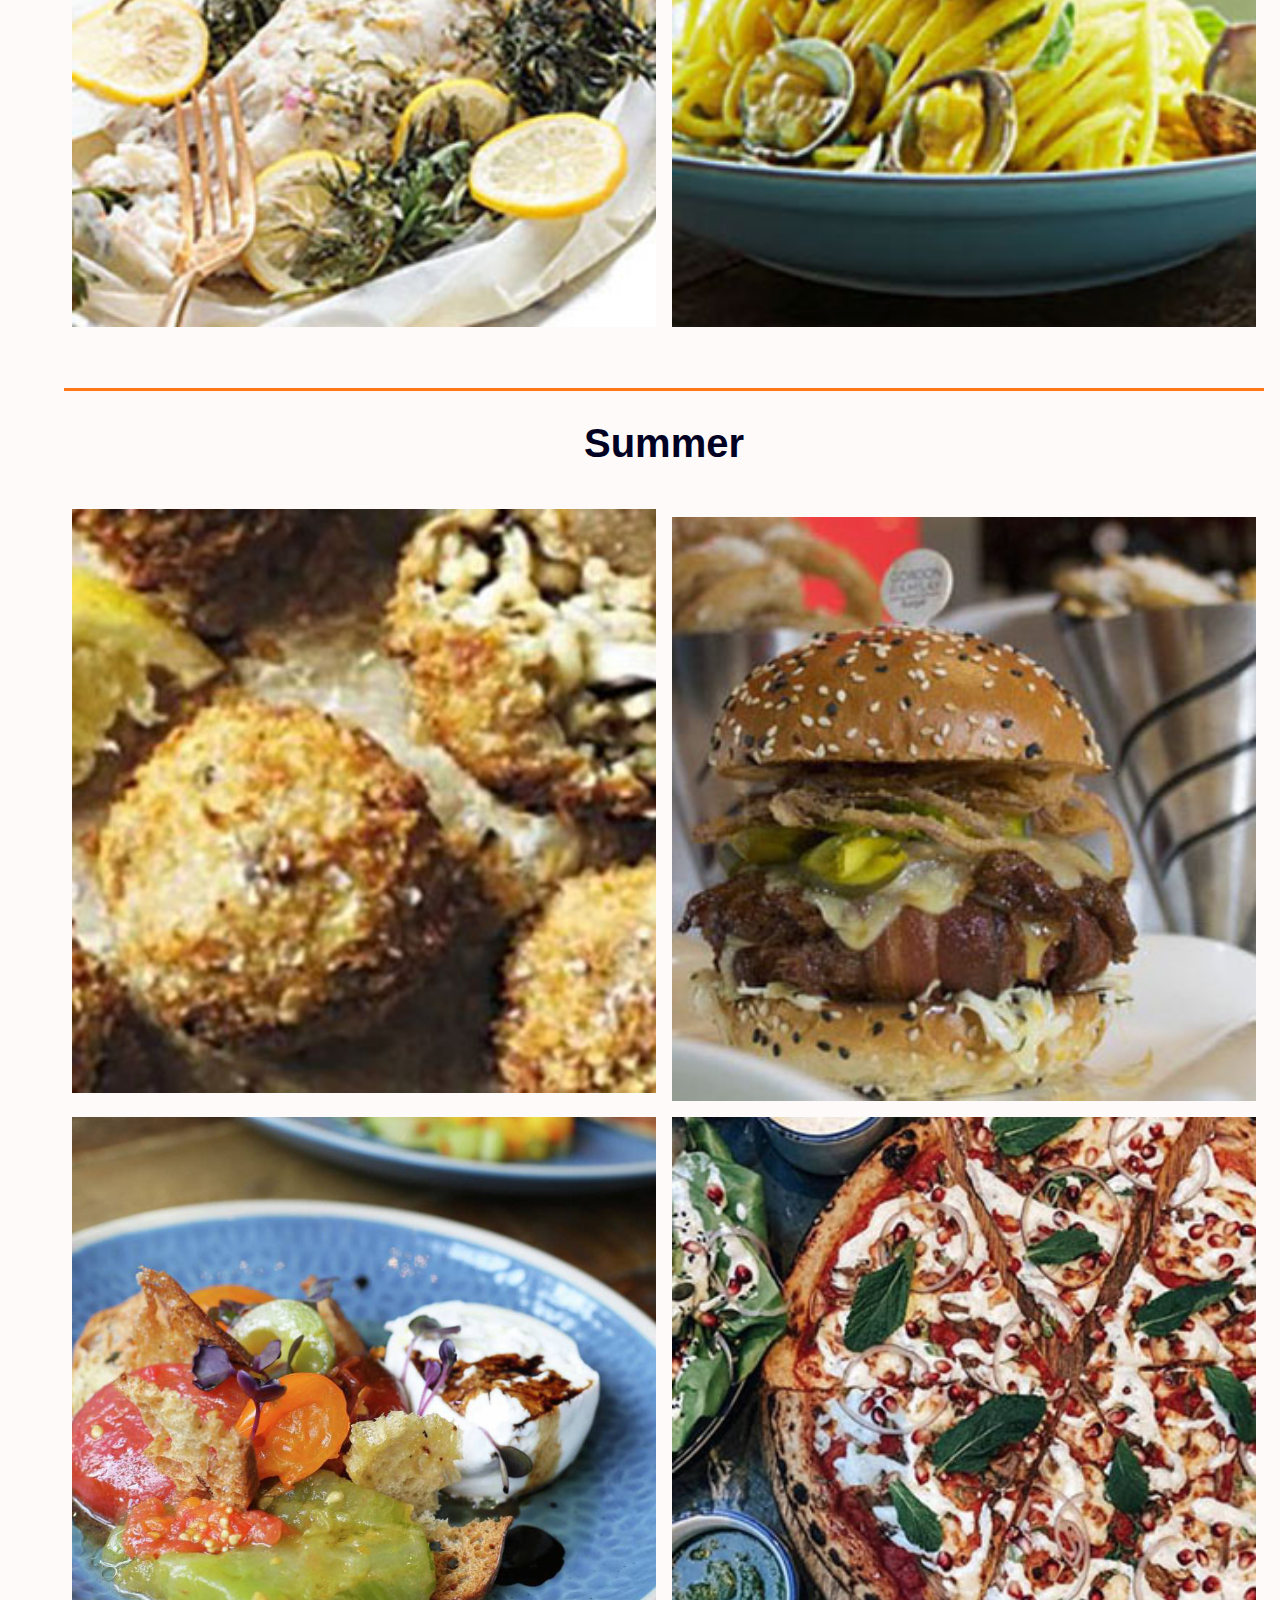
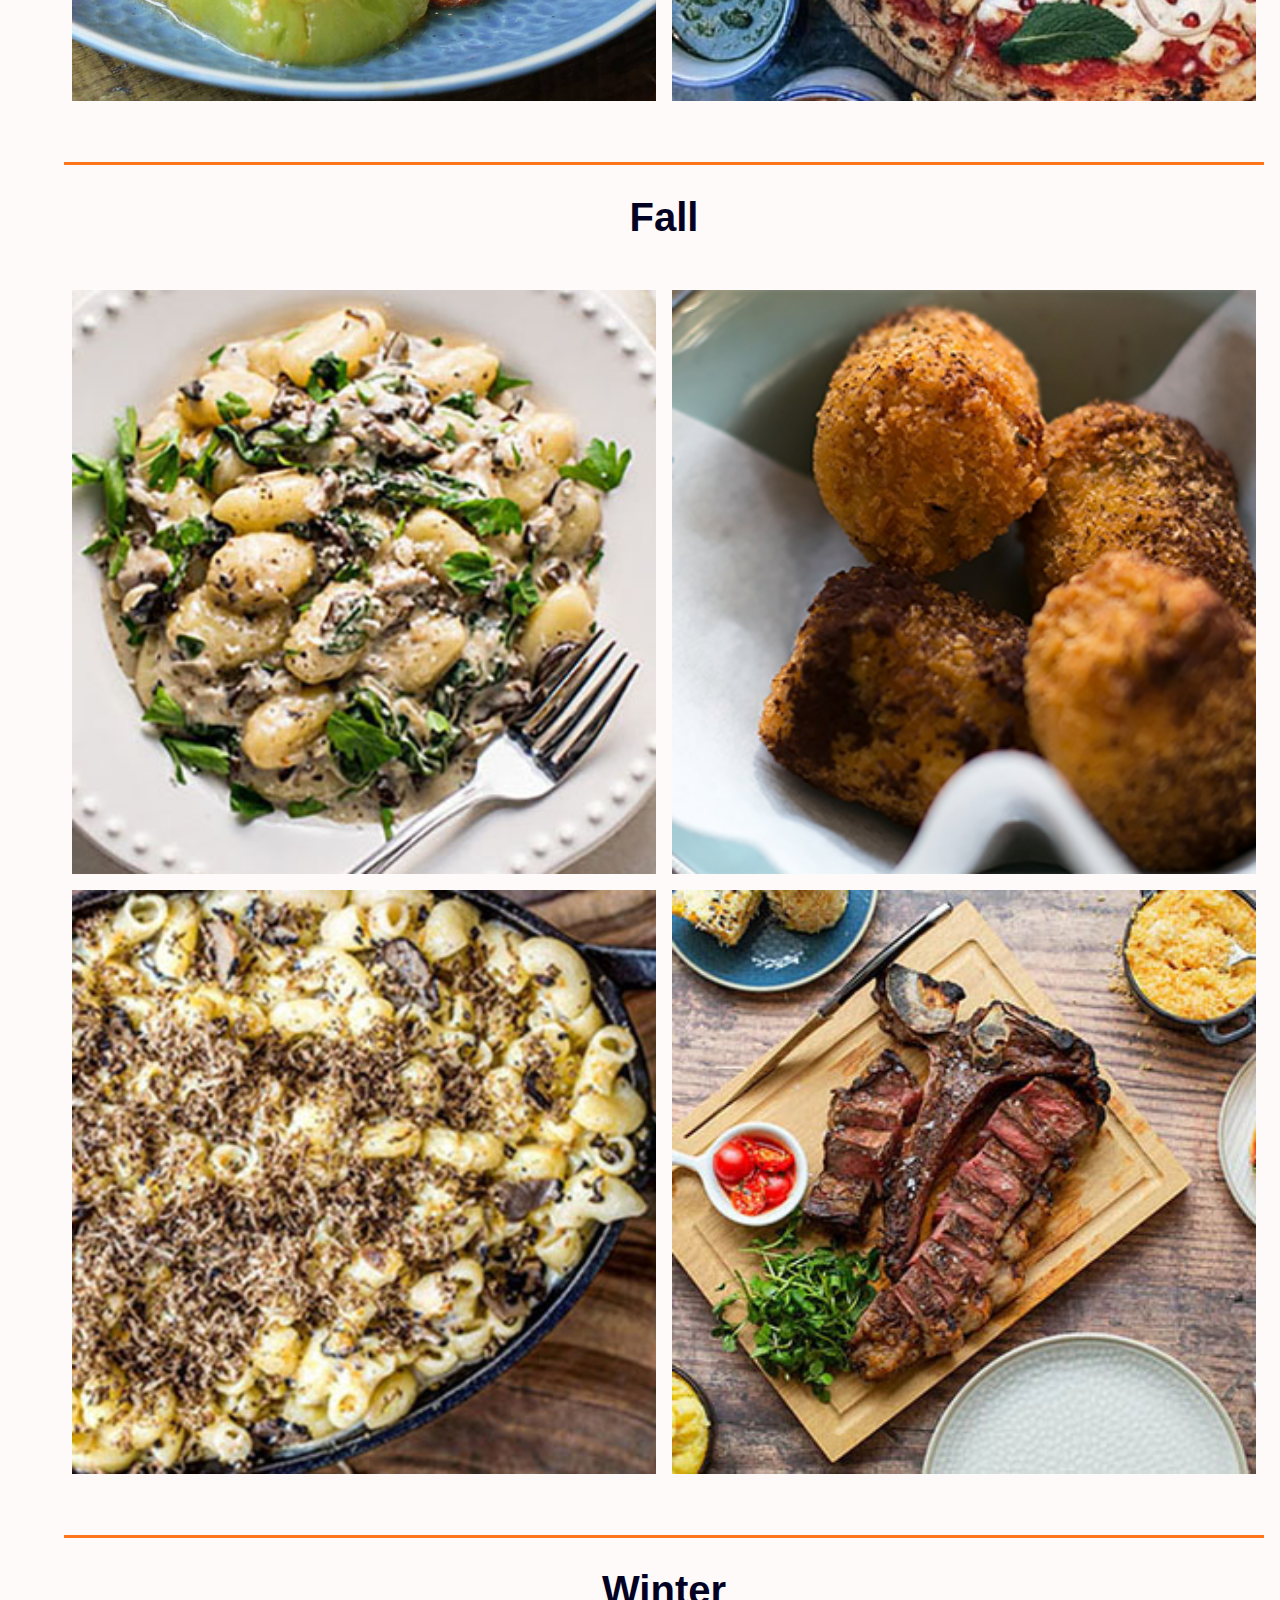
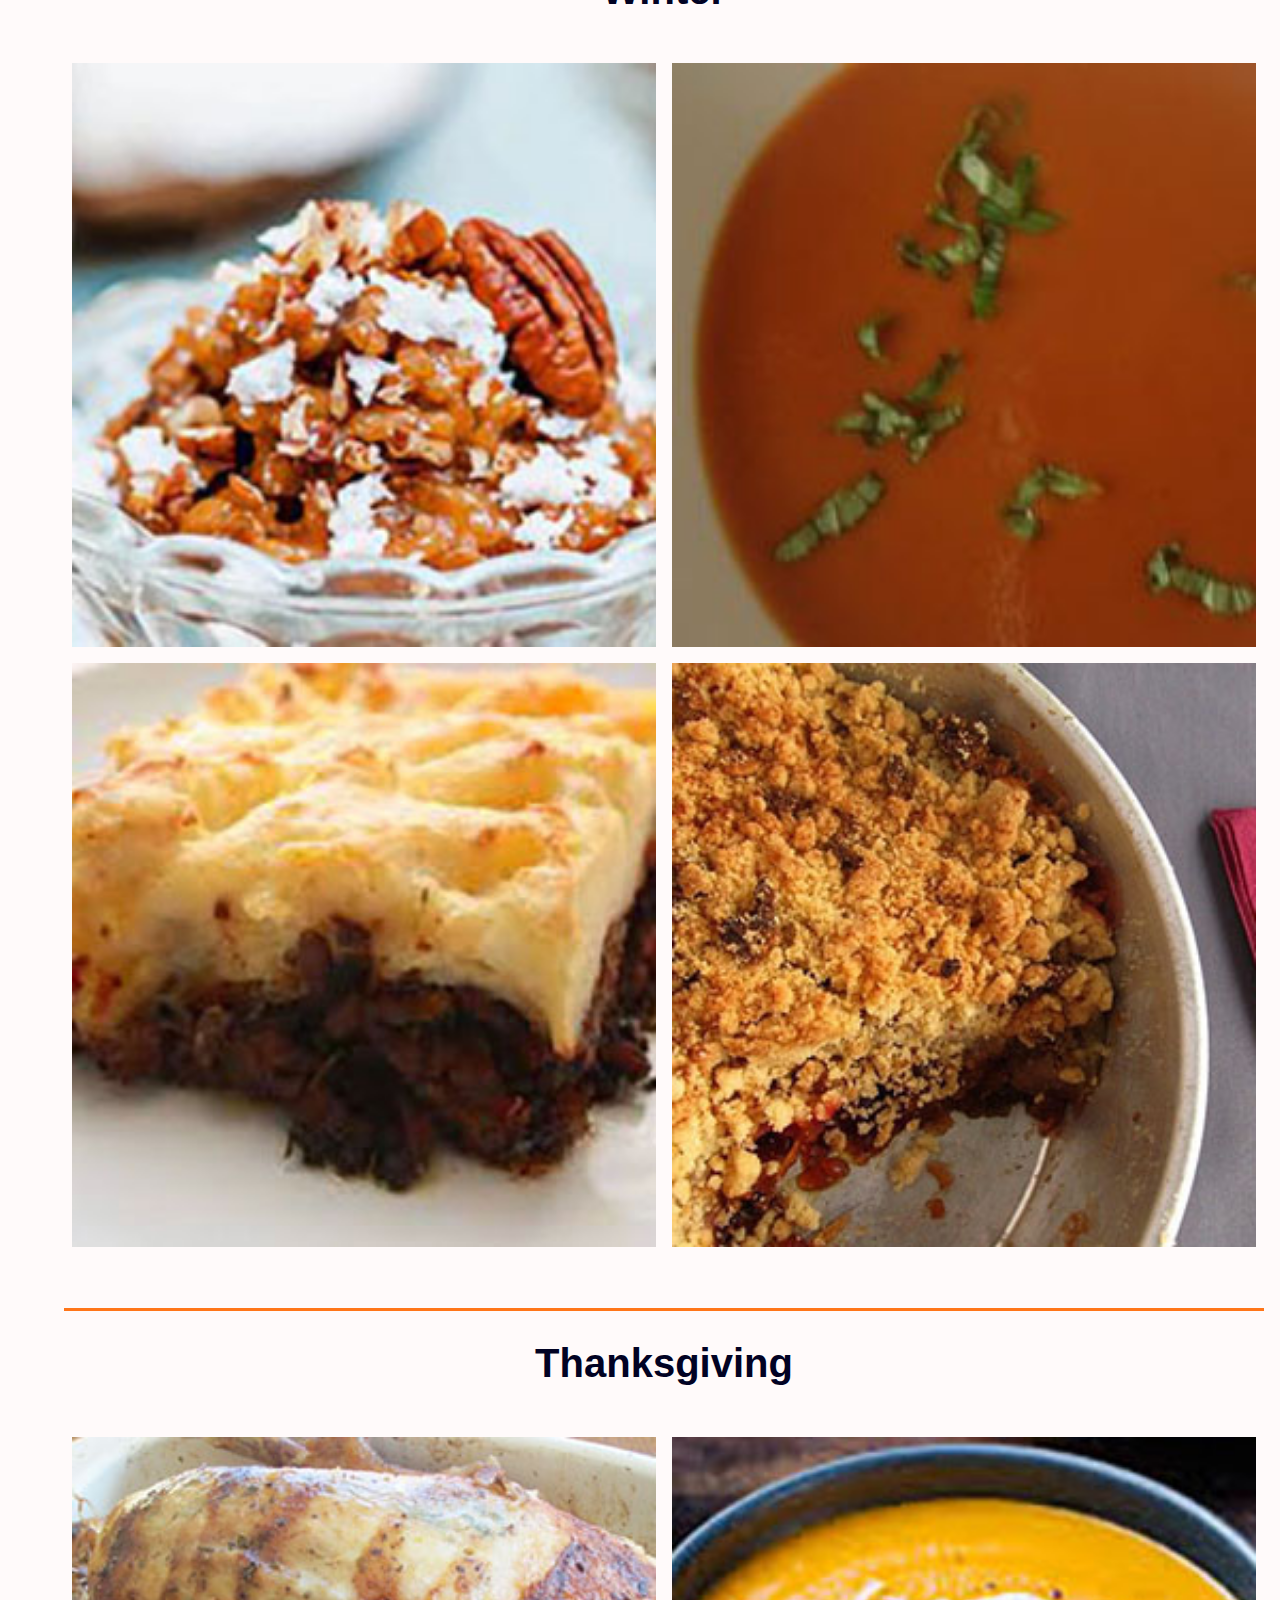
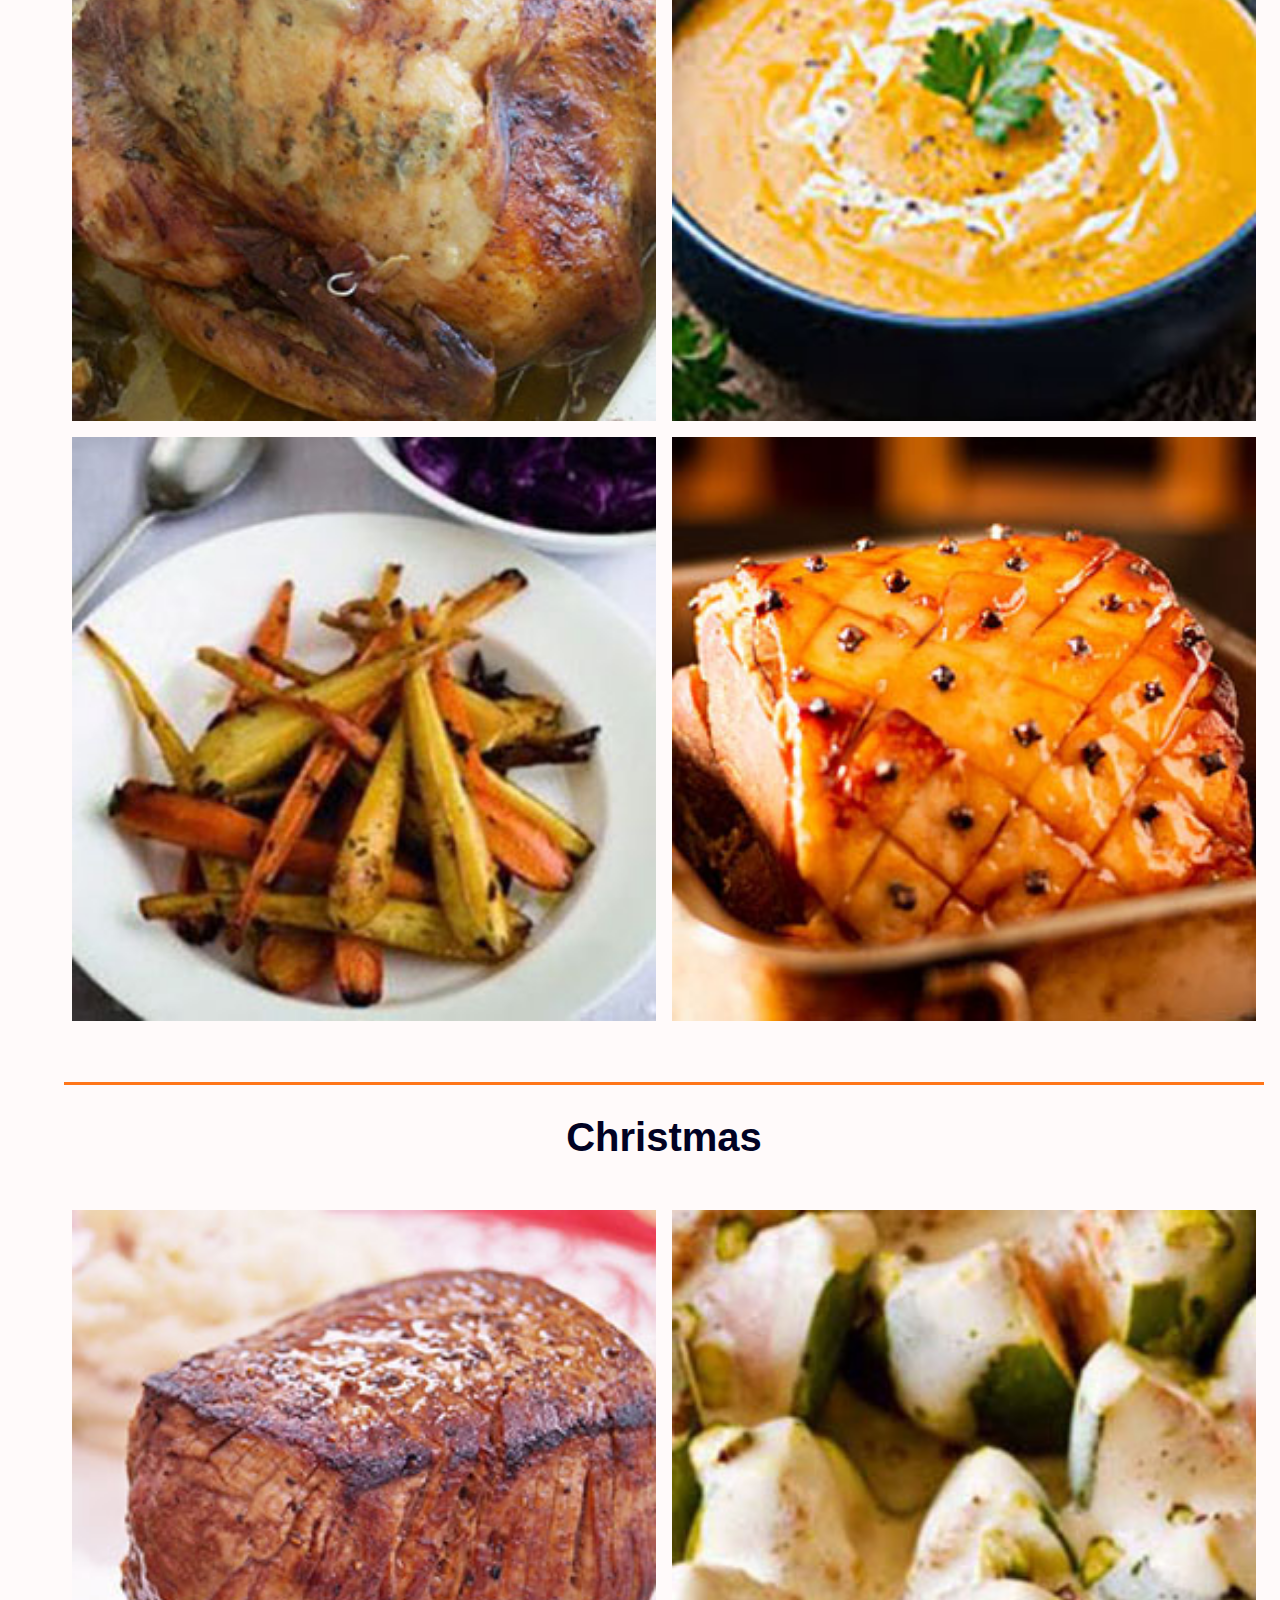
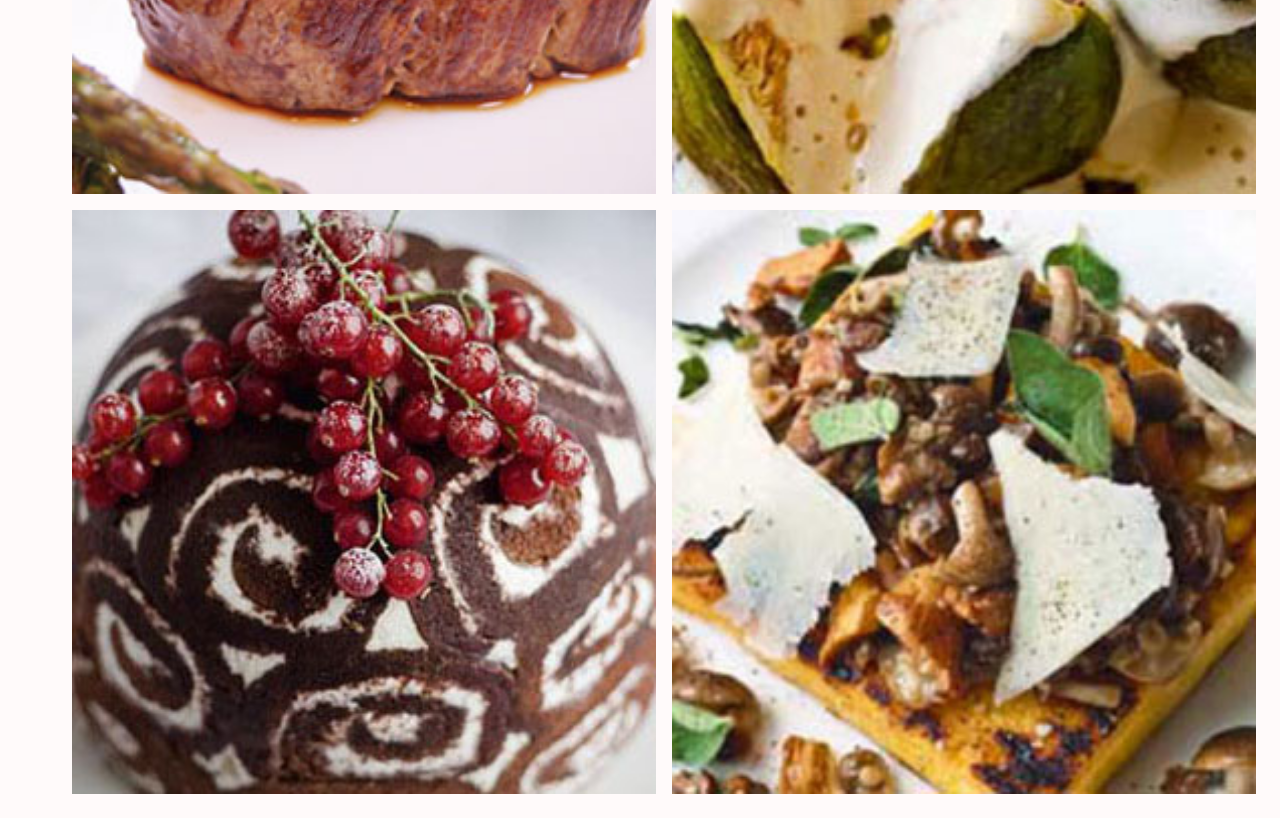
<file: Recipes.html>
<!DOCTYPE html>
<html>
<head>

	<meta charset="utf-8">
	<meta http-equiv="X-UA-Compatible" content="IE=edge">
	<title>Title goes here</title>
	<meta name="description" content="">

	<!-- Enable responsive layouts; tell browsers not to shrink pages to fit small screens -->
	<meta name="viewport" content="width=device-width, initial-scale=1">

	<!-- Load styles -->
	<!-- For production, combine all of the stylesheets -->
	<link rel="stylesheet" href="css/sitewide.css">

	<!-- Webfonts -->
	<link href="https://fonts.googleapis.com/css?family=Source+Sans+Pro" rel="stylesheet">

</head>
<body class="homepage">
<!-- Change this classname for each page/type! -->

	<!-- Page content typically goes inside the container -->
	<div class="header">
		<h1 class="title"><a href="Home.html">GORDON<br> RAMSAY</a></h1>

		<nav class="global-nav">
			<ul>
				<li><a href="About.html">ABOUT</a></li>
				<li><a href="Media.html">MEDIA</a></li>
				<li><a href="R&R.html">RESTAURANTS</a></li>
				<li><a href="Recipes.html">RECIPES</a></li>
				<li><a href="Uncharted.html">UNCHARTED</a></li>
			</ul>
		</nav>
	</div>
	
	<div class="container">

	<div class="Recipe">
		<h3 class="sub">DELECTABLE DELIGHTS</h3>
			<p>Time to test your cooking skills! Can you wow your crowd? These are just a few of Ramsay's dishes, complete for every season and a couple special holidays. Everything Ramsay makes is by scratch, so be warned that some of these recipes will take time. Despite that, the end result will surely be worth your wait. Enjoy!</p>
			<p>If you tried some of these out and are looking for more, feel free to look on the Gordon Ramsay website or Ramsay's Youtube for more inspiration and cuisine.</p>
	</div>

	<h4 class="spring">Spring</h4>
		<div class="recipe-1">
			<img src="img/BeefTagliata.jpg" alt="Beef tagliata" class="style"/>
			<div class="overlay">
				<div class="text"><h2><a href=https://www.delicious.com.au/recipes/gordon-ramsays-beef-tagliata/98e36a0f-def1-4469-98e7-76d9e96ffb32?r=recipes/collections/gordonramsays6besteverrecipesforspring>
Beef Tagliata</a></h2><p>Experience the bursting flavors of marjoram and oregano in this healthy, low-carb recipe.</p></div>
			</div>
		</div>

		<div class="recipe-2">
			<img src="img/Tagliolini.jpg" alt="Tagliolini" class="style"/>
			<div class="overlay">
				<div class="text"><h2><a href=https://www.delicious.com.au/recipes/gordon-ramsays-tagliolini-clams/760f3e22-befd-42ca-9789-4861176ebe40?r=recipes/collections/gordonramsays6besteverrecipesforspring>Tagliolini with Clams</a></h2><p>The perfect spring dish! The long, thin tagliolini soaks up the sauces to provide bursts of flavor.</p></div>
			</div>
		</div>

		<div class="recipe-3">
			<img src="img/Sole.jpg" alt="Lemon sole with fresh clams" class="style"/>
			<div class="overlay">
				<div class="text"><h2><a href=https://www.delicious.com.au/recipes/gordon-ramsays-lemon-sole-fresh-peas/3a586717-a34a-4290-a549-3638e8f04463?r=recipes/collections/gordonramsays6besteverrecipesforspring
>Lemon Sole with Peas</a></h2><p>A simple dish to make that is light, fresh, and flavorful. Pair with peas and other colorful veggies.</p></div>
			</div>
		</div>

		<div class="recipe-4">
			<img src="img/Pannacotta.jpg" alt="Honey panna cotta" class="style"/>
			<div class="overlay">
				<div class="text"><h2><a href=https://www.delicious.com.au/recipes/gordon-ramsays-honey-panna-cotta/b7c81e24-f7cb-4eae-bde1-60366c1814a0?r=recipes/collections/gordonramsays6besteverrecipesforspring
>Honey Pannacotta</a></h2><p>A new twist on this flan-like dessert with the sweetness of springtime.</p></div>
			</div>
		</div>

		<h4 class="summer">Summer</h4>
		<div class="recipe-5">
			<img src="img/Arancini.jpg" alt="Simple Arancini on a plate" class="style"/>
			<div class="overlay">
				<div class="text"><h2><a href=https://www.gordonramsay.com/gr/recipes/easy-arancini/>Arancini</a></h2><p>Enjoy the crunch of panko breadcrumbs and the cheesiness as you break apart these warm treats.</p></div>
			</div>
	</div>

		<div class="recipe-6">
			<img src="img/Pomegranate.jpg" alt="Lamb and pomegranate pizza with assorted vegetables" class="style"/>
			<div class="overlay">
				<div class="text"><h2><a href=https://www.gordonramsayrestaurants.com/recipes/lamb-and-pomegranate-pizza/>Lamb & Pomegranate Pizza</a></h2><p>Creamy, tangy, sweet, yet sharp, this is certainly a pizza you have never had.</p></div>
			</div>
		</div>

		<div class="recipe-7">
			<img src="img/Burrata.jpg" alt="Burrata with miso marinated tomatoes" class="style"/>
			<div class="overlay">
				<div class="text"><h2><a href=https://www.gordonramsayrestaurants.com/recipes/burrata-with-miso-marinated-tomatoes/>Burrata with Miso Marainated Tomatoes</a></h2><p>Traditionally Italian. Taste these tender tomatoes infused with Asian flavor.</p></div>
			</div>
		</div>

		<div class="recipe-8">
			<img src="img/Burger.jpg" alt="American style dirty burger with french fries" class="style"/>
			<div class="overlay">
				<div class="text"><h2><a href=https://www.gordonramsayrestaurants.com/recipes/american-style-dirty-burger-and-chips/>American Style Dirty Burger & Chips</a></h2><p>Crunchy, spicy, and sweet all in one. The perfect classic to have on a summer night.</p></div>
			</div>
		</div>

		<h4 class="fall">Fall</h4>
		<div class="recipe-9">
			<img src="img/Gnocchi.jpg" alt="Wild Mushroom Gnocchi in a white plate" class="style"/>
			<div class="overlay">
				<div class="text"><h2><a href=https://www.gordonramsayrestaurants.com/recipes/wild-mushroom-gnocchi/>Wild Mushroom Gnocchi</a></h2><p>A Italian dish that takes on a more creamy, robust flavor.</p></div>
			</div>
		</div>

		<div class="recipe-10">
			<img src="img/Croquettes.png" alt="Truffle and potato croquettes" class="style"/>
			<div class="overlay">
				<div class="text"><h2><a href=https://www.gordonramsayrestaurants.com/recipes/truffle-and-potato-croquettes/>Croquettes</a></h2><p>Beautifully fried potatoes infused with truffle oil.</p></div>
			</div>
		</div>

		<div class="recipe-11">
			<img src="img/Truffle.jpg" alt="Truffle Mac and Cheese" class="style"/>
			<div class="overlay">
				<div class="text"><h2><a href=https://www.gordonramsayrestaurants.com/recipes/truffle-mac-and-cheese/>Truffle Mac and Cheese</a></h2><p>What better way to welcome fall than with your homemade, cozy mac and cheese?</p></div>
			</div>
		</div>

		<div class="recipe-12">
			<img src="img/Tomahawk.jpg" alt="Tomahawk steak with truffle brie mash and other foods" class="style"/>
			<div class="overlay">
				<div class="text"><h2><a href=https://www.gordonramsayrestaurants.com/recipes/tomahawk-steak-with-truffle-brie-mash/>Tomahawk Steak with Truffle Brie Mash</a></h2><p>Bring the family together with this perfectly seasoned steak.</p></div>
			</div>
		</div>

		<h4 class="winter">Winter</h4>
		<div class="recipe-13">
			<img src="img/Pudding.jpg" alt="Spice rice pudding" class="style"/>
			<div class="overlay">
				<div class="text"><h2><a href=https://peterlv.weebly.com/blog/fragrant-spiced-rice-pudding>Spiced Rice Pudding</a></h2><p>You'll have the holidays in a bowl when you try this cozy delight.</p></div>
			</div>
		</div>

		<div class="recipe-14">
			<img src="img/Shepherd.jpeg" alt="Twist on a classic shepherd's pie" class="style"/>
			<div class="overlay">
				<div class="text"><h2><a href=https://www.epicurious.com/recipes/member/views/gordon-ramsay-s-shepherd-pie-50161080
>Shepherd's Pie</a></h2><p>Fresh herbs and vegetables leave this pie delicious till the end.</p></div>
			</div>
		</div>

		<div class="recipe-15">
			<img src="img/Roasted.jpeg" alt="Roasted tomato soup" class="style"/>
			<div class="overlay">
				<div class="text"><h2><a href=https://www.food.com/recipe/gordon-ramsay-s-roasted-tomato-soup-370287>Roasted Tomato Soup</a></h2><p>Savory, soothing, and a lovely classic with thyme, basil, and sugar.</p></div>
			</div>
		</div>

		<div class="recipe-16">
			<img src="img/Crumble.jpg" alt="Apple and Cranberry Crumble" class="style"/>
			<div class="overlay">
				<div class="text"><h2><a href=https://www.gordonramsay.com/gr/recipes/apple-crumble/>Apple and Cranberry Crumble</a></h2><p>A messy, gooey, deconstructed apple pie! Sweet and spicy.</p></div>
			</div>
		</div>

		<h4 class="Thanksgiving">Thanksgiving</h4>
		<div class="recipe-17">
			<img src="img/Gravy.jpg" alt="Turkey gravy with cider and walnts" class="style"/>
			<div class="overlay">
				<div class="text"><h2><a href=https://www.gordonramsay.com/gr/recipes/turkey-gravy-with-cider-and-walnuts/>Turkey Gravy with Cider and Walnuts</a></h2><p>The walnuts and cider will bring a new juicy flavor to your main feast.</p></div>
			</div>
		</div>

		<div class="recipe-18">
			<img src="img/Butternut.jpeg" alt="Butternut squash soup" class="style"/>
			<div class="overlay">
				<div class="text"><h2><a href=https://www.bfeedme.com/gordon-ramsay-lightly-spiced-butternut-squash-soup/>Butternut Squash Soup</a></h2><p>Perfect winter warm up that is flavored with pancetta and bay leaves.</p></div>
			</div>
		</div>

		<div class="recipe-19">
			<img src="img/Parsnips.jpg" alt="Honey roasted parsnips" class="style"/>
			<div class="overlay">
				<div class="text"><h2><a href=https://www.goodtoknow.co.uk/recipes/gordon-ramsay-s-honey-glazed-carrots-and-parsnips>Honey Roasted Parsnips</a></h2><p>A lovely side dish that uses honey, star anise, cinnamon, and thyme.</p></div>
			</div>
		</div>

		<div class="recipe-20">
			<img src="img/HoneyHam.jpg" alt="Honey glazed ham" class="style"/>
			<div class="overlay">
				<div class="text"><h2><a href=https://www.gordonramsay.com/gr/recipes/honey-glazed-ham/>Honey Glazed Ham</a></h2><p>An unlikely pairing of cinnamon with peppercorn. Beautifully rendered classic.</p></div>
			</div>
		</div>

		<h4 class="christmas">Christmas</h4>
		<div class="recipe-21">
			<img src="img/Fillet.jpg" alt="Roasted beef fillet" class="style"/>
			<div class="overlay">
				<div class="text"><h2><a href=https://www.goodtoknow.co.uk/recipes/gordon-ramsay-s-roasted-beef-fillet>Roasted Beef Fillet</a></h2><p>Juicy, tender, and soaked with a tomato tarragon dressing.</p></div>
			</div>
		</div>

		<div class="recipe-22">
			<img src="img/Figs.jpg" alt="Marsala roasted figs" class="style"/>
			<div class="overlay">
				<div class="text"><h2><a href=https://www.goodtoknow.co.uk/recipes/gordon-ramsay-s-marsala-roasted-figs>Marsala Roasted Figs</a></h2><p>An easy yet beautifully cooked dessert to end your holiday dinners.</p></div>
			</div>
		</div>

		<div class="recipe-23">
			<img src="img/Bombe.jpg" alt="Christmas bombe" class="style"/>
			<div class="overlay">
				<div class="text"><h2><a href=https://www.gordonramsay.com/gr/recipes/christmas-bombe/>Christmas Bombe</a></h2><p>Rich in chocolate, cream, and fruit, this will bring Christmas into your home.</p></div>
			</div>
		</div>

		<div class="recipe-24">
			<img src="img/Polenta.jpg" alt="Mushroom polenta" class="style"/>
			<div class="overlay">
				<div class="text"><h2><a href=https://www.goodtoknow.co.uk/recipes/gordon-ramsay-s-mushroom-polenta>Mushroom Polenta</a></h2><p>Savor the garlic, butter, and oregano in this easy yet delicious dish.</p></div>
			</div>
		</div>



	</div><!-- end container -->

</body>
</html>
</file>
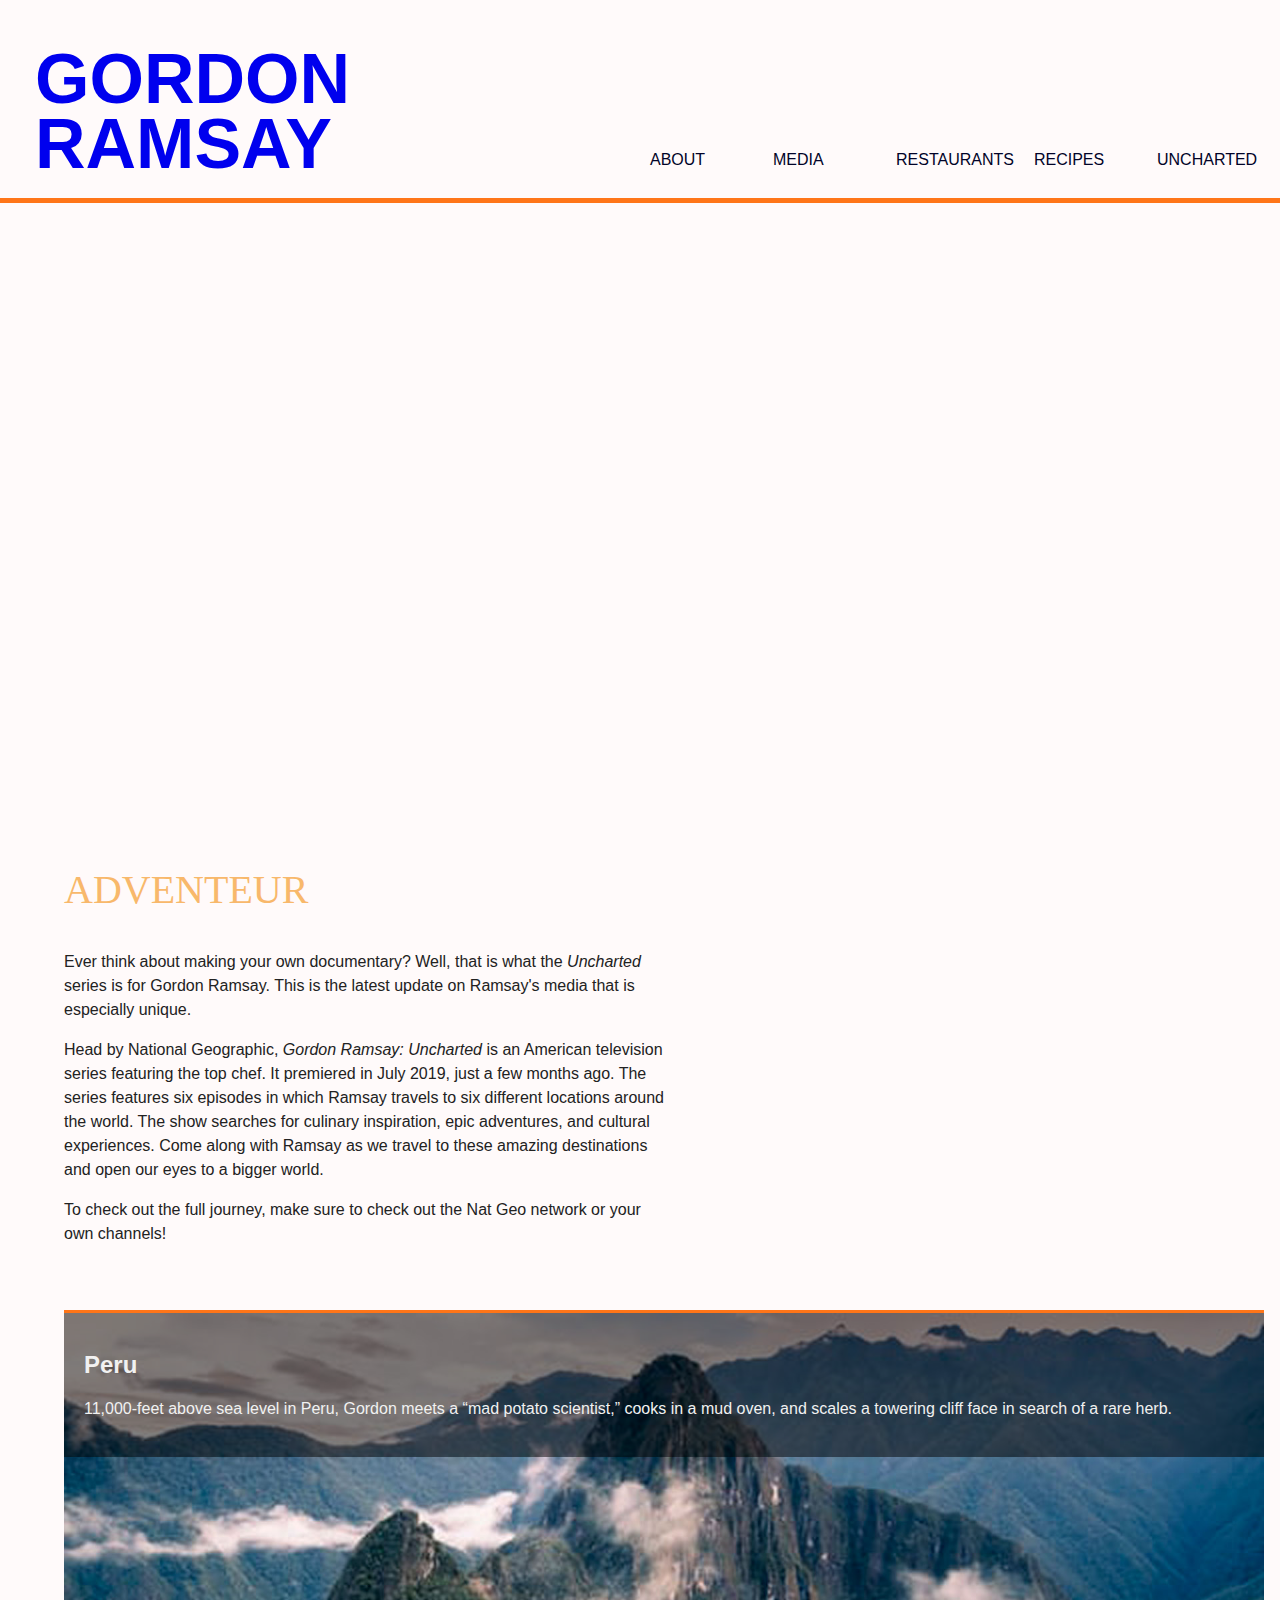
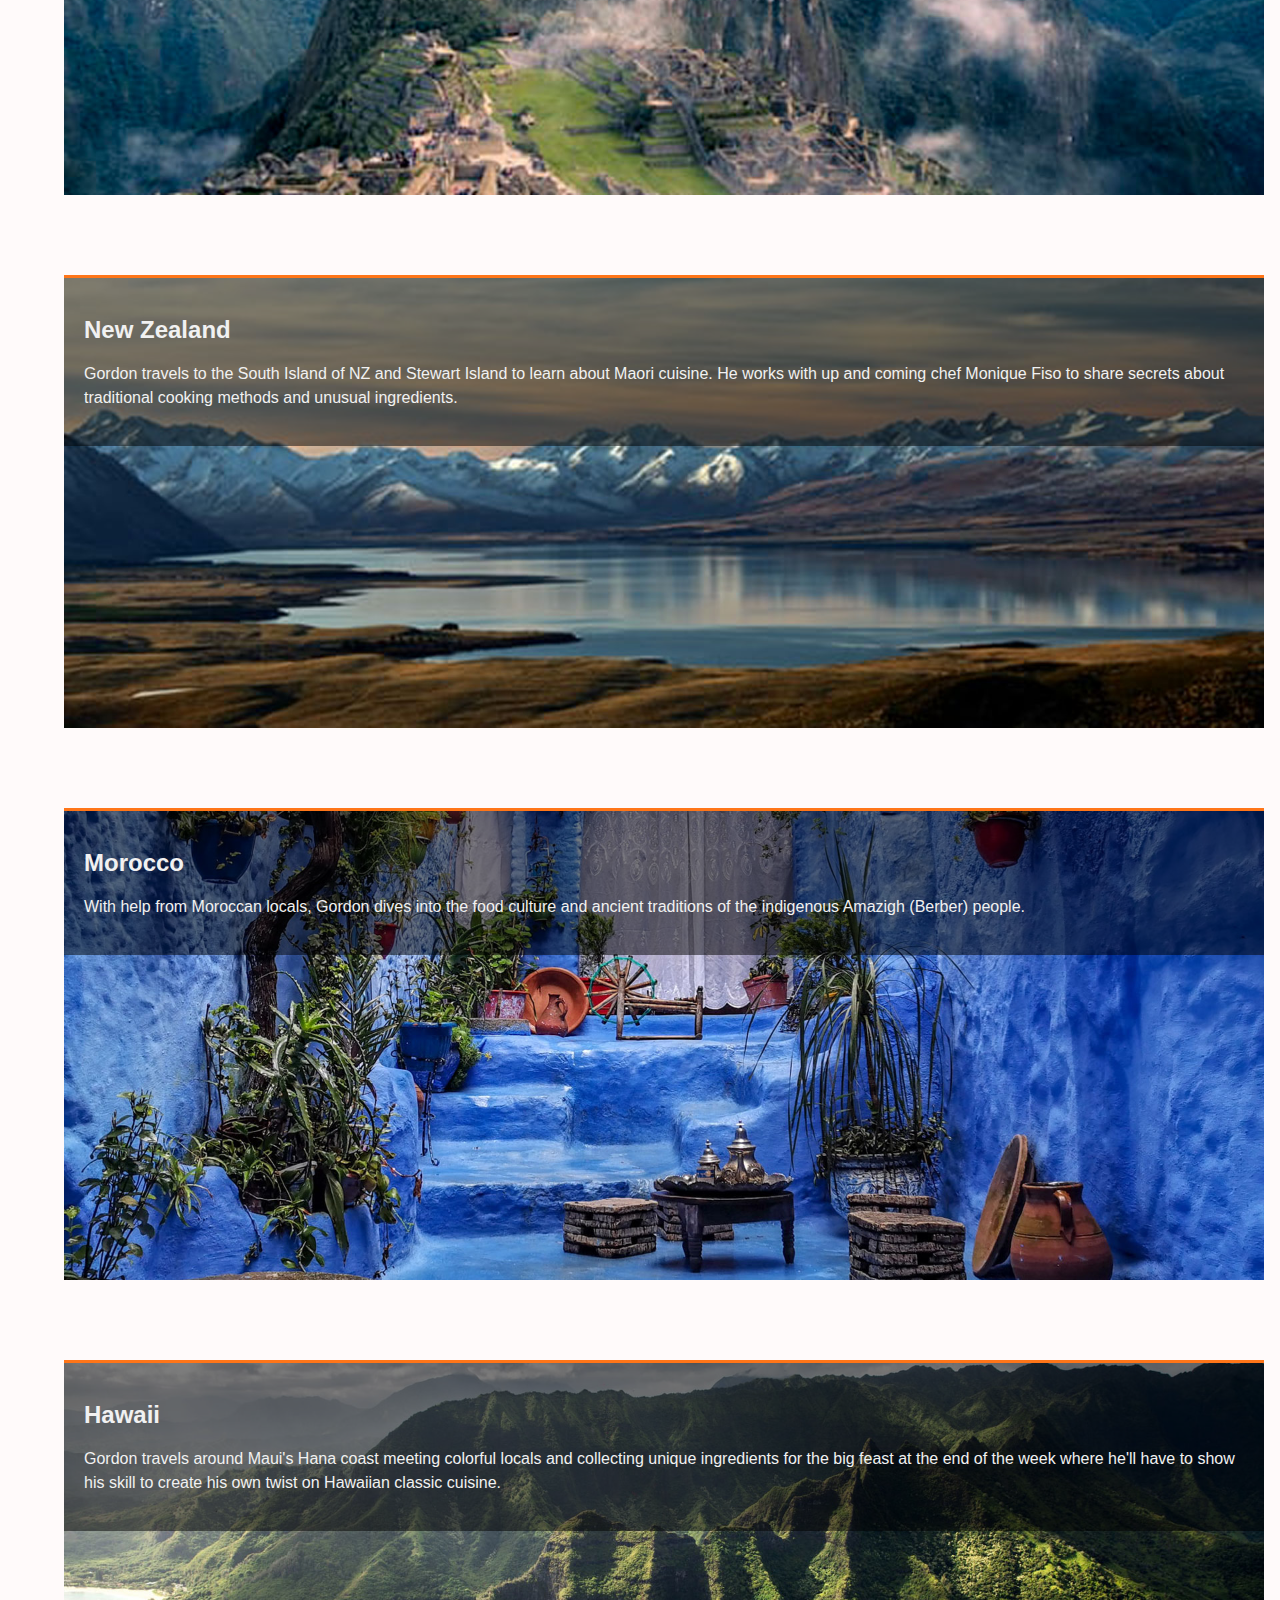
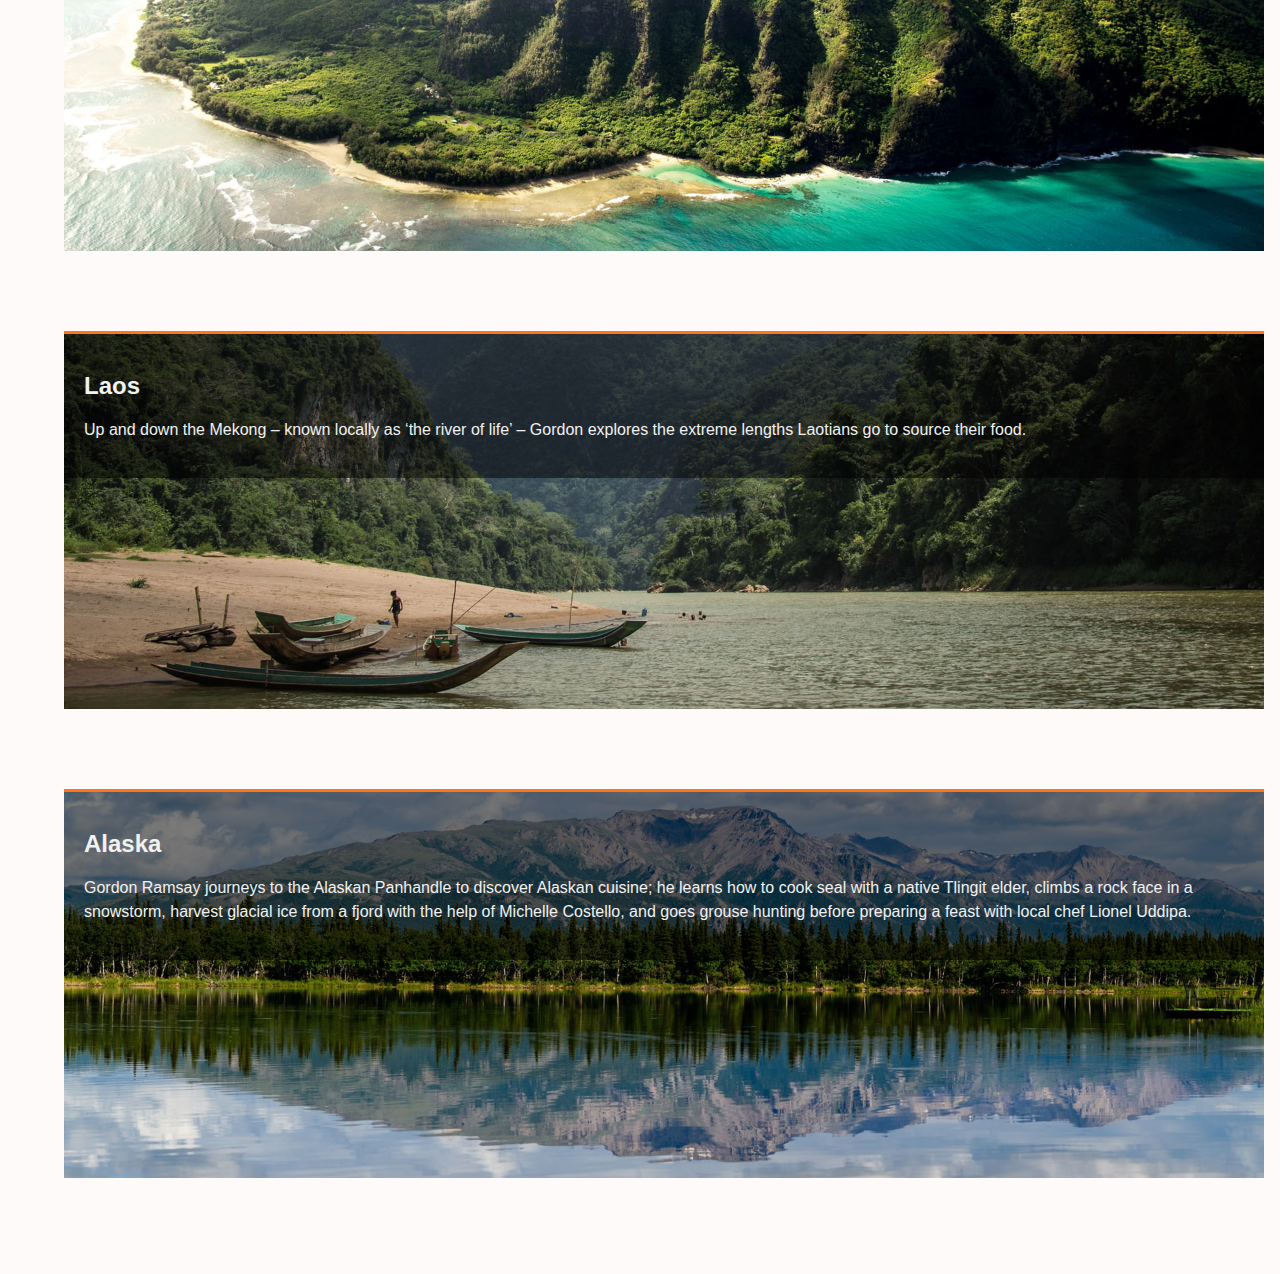
<file: Uncharted.html>
<!DOCTYPE html>
<html>
<head>

	<meta charset="utf-8">
	<meta http-equiv="X-UA-Compatible" content="IE=edge">
	<title>Title goes here</title>
	<meta name="description" content="">

	<!-- Enable responsive layouts; tell browsers not to shrink pages to fit small screens -->
	<meta name="viewport" content="width=device-width, initial-scale=1">

	<!-- Load styles -->
	<!-- For production, combine all of the stylesheets -->
	<link rel="stylesheet" href="css/sitewide.css">

	<!-- Webfonts -->
	<link href="https://fonts.googleapis.com/css?family=Source+Sans+Pro" rel="stylesheet">

</head>
<body class="homepage">
<!-- Change this classname for each page/type! -->

	<!-- Page content typically goes inside the container -->
	<div class="header">
		<h1 class="title"><a href="Home.html">GORDON<br> RAMSAY</a></h1>

		<nav class="global-nav">
			<ul>
				<li><a href="About.html">ABOUT</a></li>
				<li><a href="Media.html">MEDIA</a></li>
				<li><a href="R&R.html">RESTAURANTS</a></li>
				<li><a href="Recipes.html">RECIPES</a></li>
				<li><a href="Uncharted.html">UNCHARTED</a></li>
			</ul>
		</nav>
	</div>

	<div class="container">

	<div class="unchartedvideo">
		<iframe width="100%" height="500" src="https://www.youtube.com/embed/jv0kmAXMx58" frameborder="0" allow="accelerometer; autoplay; encrypted-media; gyroscope; picture-in-picture" allowfullscreen></iframe>
	</div>

	<div class="Uncharted">
		<h3 class="sub">ADVENTEUR</h3>
			<p>Ever think about making your own documentary? Well, that is what the <em>Uncharted</em> series is for Gordon Ramsay. This is the latest update on Ramsay's media that is especially unique.</p>
			<p>Head by National Geographic, <em>Gordon Ramsay: Uncharted</em> is an American television series featuring the top chef. It premiered in July 2019, just a few months ago. The series features six episodes in which Ramsay travels to six different locations around the world. The show searches for culinary inspiration, epic adventures, and cultural experiences. Come along with Ramsay as we travel to these amazing destinations and open our eyes to a bigger world.</p>
			<p>To check out the full journey, make sure to check out the Nat Geo network or your own channels!</p>
	</div>

	<div class="peru">
		<img src="img/Peru.jpg" alt="Machu Pichu"/>
		<div class="content">
			<h2>Peru</h2>
			<p>11,000-feet above sea level in Peru, Gordon meets a “mad potato scientist,” cooks in a mud oven, and scales a towering cliff face in search of a rare herb.</p>
		</div>
	</div>

	<div class="zealand">
		<img src="img/NewZealand.jpg" alt="A mountain and lake in New Zealand"/>
		<div class="content">
			<h2>New Zealand</h2>
			<p>Gordon travels to the South Island of NZ and Stewart Island to learn about Maori cuisine. He works with up and coming chef Monique Fiso to share secrets about traditional cooking methods and unusual ingredients.</p>
		</div>
	</div>

	<div class="morocco">
		<img src="img/Morocco.jpg" alt="A blue terracotta room in Morocco"/>
		<div class="content">
			<h2>Morocco</h2>
			<p>With help from Moroccan locals, Gordon dives into the food culture and ancient traditions of the indigenous Amazigh (Berber) people.</p>
		</div>
	</div>

	<div class="hawaii">
		<img src="img/Hawaii.jpg" alt="Kauai county in Hawaii"/>
		<div class="content">
			<h2>Hawaii</h2>
			<p>Gordon travels around Maui's Hana coast meeting colorful locals and collecting unique ingredients for the big feast at the end of the week where he'll have to show his skill to create his own twist on Hawaiian classic cuisine.</p>
		</div>
	</div>

	<div class="laos">
		<img src="img/Laos.jpg" alt="Canoes in a valley of Laos"/>
		<div class="content">
			<h2>Laos</h2>
			<p>Up and down the Mekong – known locally as ‘the river of life’ – Gordon explores the extreme lengths Laotians go to source their food.</p>
		</div>
	</div>

	<div class="alaska">
		<img src="img/Alaska.jpg" alt="Alaska in the summertime with mountain range and lake"/>
		<div class="content">
			<h2>Alaska</h2>
			<p>Gordon Ramsay journeys to the Alaskan Panhandle to discover Alaskan cuisine; he learns how to cook seal with a native Tlingit elder, climbs a rock face in a snowstorm, harvest glacial ice from a fjord with the help of Michelle Costello, and goes grouse hunting before preparing a feast with local chef Lionel Uddipa.</p>
		</div>
	</div>

	</div><!-- end container -->

</body>
</html>
</file>
<file: css/sitewide.css>
/* ------------------------------------------------------------ */
/* imports and utilities */

/* 3rd-party CSS files */
@import 'vendor/h5bp-head.css';
@import 'vendor/normalize.css';
@import 'vendor/h5bp-tail.css';

/* use a more intuitive box sizing model (http://is.gd/wNVjAo) */
* { -moz-box-sizing: border-box; -webkit-box-sizing: border-box; box-sizing: border-box; }

/* Scale down images and embedded videos so they don't overflow their parents */
img, object { max-width: 100%; }

/*	Development/layout aid. Remove the comments
	on this rule in order to draw boxes around DIVs
	and other elements used for layout. */
/*
div, main, article, section, aside, hgroup, header, footer, address, nav {
	border: 1px solid rgba(255,0,0,0.15) !important;
	background: rgba(255,0,0,0.05) !important;
}
*/


/* ------------------------------------------------------------ */
/* start project-specifc styles below this line */

body {
	font-family: "Cantarell", "Noto Sans", Helvetica, Arial, sans-serif;
	font-size: 16px;
	line-height: 1.5em;
	color: #222;
}

/*	Generally, you will only want one container element in
	the document, wrapping around the main content area.
	If you have more than one container, you are probably doing
	something wrong.
*/
.container {
	background-color: #FFFAFA;
}

.header {
	background-color: #FFFAFA;
}



/* ------------------------------------------------------------ */
/* media query containing styles for larger screens */
@media (min-width: 720px) {

	/* container on larger screens */
	.container {
		width: 100%;
		max-width: 2400px;
		margin: 0em;
		margin-right: auto;
		margin-left: auto;
		padding: 1em;
		padding-left: 4em;
		display: grid;
		grid-template-columns: 1fr 1fr;
	}

.header {
	display: grid;
	grid-template-columns: 1fr 1fr;
}

.title{
	grid-column-start: 1;
	grid-column-end: 2;
	padding-left: .5em;
}
.title a{
	text-decoration: none;
	padding-bottom: 0;
}

.global-nav {
	grid-column-start: 2;
	grid-column-end: 3;
}

.global-nav ul {
	display: flex;
	display: grid;
	grid-template-columns: 1fr 1fr 1fr 1fr 1fr;
	grid-column: 2 / 3;
	padding: 10px;
	margin-top: 8em;
	padding-left: 0;
	padding-bottom: 16px;
	border-bottom-style: solid;
	border-bottom-width: thick;
	border-bottom-color: #FF7518;
}

.global-nav li {
	flex: 0;
	padding: 10px;
	list-style-type: none;
}

.global-nav a {
		text-decoration: none;
		color: #010328;
}

a:visited{
	color: #010328;
}

.title{
	font-size: 70px;
	line-height: 65px;
	color: #010223;
	border-bottom-style: solid;
	border-bottom-width: thick;
	border-bottom-color: #FF7518;
	padding-bottom: 21px;
}

.heading{
	grid-column-start: 1;
	grid-column-end: 3;
	grid-row: 3/4;
	line-height: 10em;
	font-size: 40px;
	color: #010223;
	text-align: center;
}

.caption{
	grid-column-start: 1;
	grid-column-end: 3;
	grid-row: 3/4;
	line-height: 1em;
	font-size: 40px;
	color: #010223;
	text-align: center;
}

.sub{
	font-family: "Cantarell";
	font-size: 40px;
	font-weight: 300;
	color: #F8B86B;
	grid-column-start: 1;
	grid-column-end: 3;
	line-height: 40px;
}

.recipename{
	padding-bottom: 0;
	margin-bottom: 0;
}

.subcaption{
	font-size: 15px;
	font-weight: 100px;
	color: #FF7518;
}

.video{
	grid-column: 1/3;
	grid-row: 2/3;
	height: auto;
}

.welcome{
	grid-columns: 1/2;
	grid-row: 4/5;
	color: #010328;
	margin-bottom: 5em;
}

.row{
	grid-column-start: 1;
	grid-column-end: 3;
	grid-row: 5/6;
	display: flex;
}

.column{
	flex: 20%;
	padding: 5px;
}
/*section for media */
.mediaabout{
	grid-columns: 1/2;
	grid-row: 2/3;
	padding-top: 0;
	padding-bottom: 2em;
}

/*begin editting for about section */
.ramsay{
	grid-column-start: 1;
	grid-column-end: 3;
	grid-row: 2/3;
}

.aboutintro{
	grid-column-start: 1/3;
	grid-row: 3/4;
	border-bottom-style: solid;
	border-bottom-width: medium;
	border-bottom-color: #FF7518;
	padding-bottom: 2em;
}

.paragraph-1{
	grid-column: 1/2;
	grid-row: 4/5;
	border-bottom-style: solid;
	border-bottom-width: medium;
	border-bottom-color: #FF7518;
	padding-bottom: 2em;
}

.about-1{
	grid-column: 2/3;
	grid-row: 4/5;
	display: block;
	background-color: #FEEADB;
	margin-left: auto;
	margin-right: auto;
	width: 70%;
	padding: 1em;
	padding-top: 8em;
}

.paragraph-2{
	grid-column: 1/2;
	grid-row: 5/6;
	border-bottom-style: solid;
	border-bottom-width: medium;
	border-bottom-color: #FF7518;
	padding-bottom: 2em;
}

.about-2{
	grid-column: 2/3;
	grid-row: 5/6;
	display: block;
	background-color: #FEEADB;
	margin-left: auto;
	margin-right: auto;
	width: 70%;
	padding: 1em;
	padding-top: 8em;
}

.paragraph-3{
	grid-column: 1/2;
	grid-row: 6/7;
	border-bottom-style: solid;
	border-bottom-width: medium;
	border-bottom-color: #FF7518;
	padding-bottom: 2em;
}

.about-3{
	grid-column: 2/3;
	grid-row: 6/7;
	display: block;
	background-color: #FEEADB;
	margin-left: auto;
	margin-right: auto;
	width: 70%;
	padding: 1em;
	padding-top: 8em;
}

.paragraph-4{
	grid-column: 1/2;
	grid-row: 7/8;
	border-bottom-style: solid;
	border-bottom-width: medium;
	border-bottom-color: #FF7518;
	padding-bottom: 2em;
}

.about-4{
	grid-column: 2/3;
	grid-row: 7/8;
	display: block;
	background-color: #FEEADB;
	margin-left: auto;
	margin-right: auto;
	width: 70%;
	padding: 1em;
	padding-top: 8em;
}

.paragraph-5{
	grid-column: 1/2;
	grid-row: 8/9;
	border-bottom-style: solid;
	border-bottom-width: medium;
	border-bottom-color: #FF7518;
	padding-bottom: 2em;
}

.about-5{
	grid-column: 2/3;
	grid-row: 8/9;
	display: block;
	background-color: #FEEADB;
	margin-left: auto;
	margin-right: auto;
	width: 70%;
	padding: 1em;
	padding-top: 8em;
	vertical-align: center;
}

.paragraph-6{
	grid-column: 1/2;
	grid-row: 9/10;
	padding-bottom: 2em;
}

.about-6{
	grid-column: 2/3;
	grid-row: 9/10;
	display: block;
	background-color: #FEEADB;
	margin-left: auto;
	margin-right: auto;
	width: 70%;
	padding: 1em;
	padding-top: 10em;
}
/*end about section */
/*begin images for twitter and media */
.twitter{
	grid-column-start: 1;
	grid-column-end: 3;
	grid-row: 3/4;
	text-align: center;
	border-top-style: solid;
	border-top-width: medium;
	border-top-color: #FF7518;
	padding-top: 2em;
}

.dog{
	grid-columns: 1/2;
	grid-row: 4/5;
	padding: 1em;
}

.pan{
	grid-columns: 2/3;
	grid-row: 4/5;
	padding: 1em;
	align-content: center;
}

.pizza{
	grid-columns: 1/2;
	grid-row: 5/6;
	padding: 1em;
}

.toast{
	grid-columns: 2/3;
	grid-row: 5/6;
	padding: 1em;
}

.marry{
	grid-columns: 1/2;
	grid-row: 6/7;
	padding: 1em;
}

.divorce{
	grid-columns: 2/3;
	grid-row: 6/7;
	padding: 1em;
}

.grandma{
	grid-columns: 1/2;
	grid-row: 7/8;
	padding: 1em;
}

.grandpa{
	grid-columns: 2/3;
	grid-row: 7/8;
	padding: 1em;
}

.twitterend{
	grid-column-start: 1;
	grid-column-end: 3;
	grid-row: 8/9;
	text-align: center;
	font-size: 15px;
	border-bottom-style: solid;
	border-bottom-width: medium;
	border-bottom-color: #FF7518;
	padding-bottom: 2em;
	margin-bottom: 2em;
}
/*end images for media */

/* begin television description and images */
.television{
	grid-column-start: 1;
	grid-column-end: 3;
	grid-row: 9/10;
	text-align: center;
}

.hellskitchen{
	grid-column-start: 1;
	grid-column-end: 3;
	grid-row: 10/11;
	line-height: 20px;
	padding-bottom: 5em;
	border-top-style: solid;
	border-top-width: medium;
	border-top-color: #FF7518;
	position: relative;
	margin: 0;
}
.hellskitchen .content{
	position: absolute; /* Position the background text */
  top: 0; /* At the bottom. Use top:0 to append it to the top */
  background: rgb(0, 0, 0); /* Fallback color */
  background: rgba(0, 0, 0, 0.8); /* Black background with 0.5 opacity */
  color: #f1f1f1; /* Grey text */
  width: 100%; /* Full width */
  padding: 20px; /* Some padding */
}

.kitchennightmare{
	grid-column-start: 1;
	grid-column-end: 3;
	grid-row: 11/12;
	line-height: 20px;
	padding-bottom: 5em;
	border-top-style: solid;
	border-top-width: medium;
	border-top-color: #FF7518;
	position: relative;
	margin: 0;
}
.kitchennightmare .content{
	position: absolute; /* Position the background text */
  top: 0; /* At the bottom. Use top:0 to append it to the top */
  background: rgb(0, 0, 0); /* Fallback color */
  background: rgba(0, 0, 0, 0.8); /* Black background with 0.5 opacity */
  color: #f1f1f1; /* Grey text */
  width: 100%; /* Full width */
  padding: 20px; /* Some padding */
}

.masterchef{
	grid-column-start: 1;
	grid-column-end: 3;
	grid-row: 12/13;
	line-height: 20px;
	padding-bottom: 5em;
	border-top-style: solid;
	border-top-width: medium;
	border-top-color: #FF7518;
	position: relative;
	margin: 0;
}
.masterchef .content{
	position: absolute; /* Position the background text */
  top: 0; /* At the bottom. Use top:0 to append it to the top */
  background: rgb(0, 0, 0); /* Fallback color */
  background: rgba(0, 0, 0, 0.8); /* Black background with 0.5 opacity */
  color: #f1f1f1; /* Grey text */
  width: 100%; /* Full width */
  padding: 20px; /* Some padding */
}

.word{
	grid-column-start: 1;
	grid-column-end: 3;
	grid-row: 13/14;
	line-height: 20px;
	padding-bottom: 5em;
	border-top-style: solid;
	border-top-width: medium;
	border-top-color: #FF7518;
	position: relative;
	margin: 0;
}
.word .content{
	position: absolute; /* Position the background text */
  top: 0; /* At the bottom. Use top:0 to append it to the top */
  background: rgb(0, 0, 0); /* Fallback color */
  background: rgba(0, 0, 0, 0.8); /* Black background with 0.5 opacity */
  color: #f1f1f1; /* Grey text */
  width: 100%; /* Full width */
  padding: 20px; /* Some padding */
}

/*end television blurb and photos */
/*being late night section*/
.youtube{
	grid-column-start: 1;
	grid-column-end: 3;
	grid-row: 14/15;
	text-align: center;
	border-top-style: solid;
	border-top-width: medium;
	border-top-color: #FF7518;
}

.guts{
	grid-column: 1/2;
	grid-row: 15/16;
}

.video1{
	grid-column: 2/3;
	grid-row: 15/16;
	padding: 1em;
}
.video1 a{
	text-decoration: none;
	color: #010328;
}

.eggs{
	grid-column: 1/2;
	grid-row: 16/17;
}

.video2{
	grid-column: 2/3;
	grid-row: 16/17;
	padding: 1em;
}
.video2 a{
	text-decoration: none;
	color: #010328;
}

.treadmill{
	grid-column: 1/2;
	grid-row: 17/18;
}

.video3{
	grid-column: 2/3;
	grid-row: 17/18;
	padding: 1em;
}
.video3 a{
	text-decoration: none;
	color: #010328;
}

a:visited{
	color: #010328;
}
.swear{
	grid-column: 1/2;
	grid-row: 18/19;
}

.video4{
	grid-column: 2/3;
	grid-row: 18/19;
	padding: 1em;
}
.video4 a{
	text-decoration: none;
	color: #010328;
}
/*end late night section*/

/*begin grid format for r&r */
.label{
	font-size: 20px;
}

.headimage{
	grid-column-start: 1;
	grid-column-end: 3;
	grid-row: 2/3;
}

.box-a{
	grid-column: 1/2;
	grid-row: 3/4;
}

.map{
	grid-column-start: 1;
	grid-column-end: 5;
	text-align: center;
	font-size: 25px;
	color: #010223;
}

.USMap{
	display: grid;
	grid-template-columns: 1fr 1fr 1fr 1fr;
	grid-column: 1/3;
	grid-row: 4/5;
	background-color: #FEEADB;
	padding: 1em;
	margin-top: 2em;
}

.image-a{
	grid-column-start: 1;
	grid-column-end: 5;
}

.map2{
	grid-column-start: 1;
	grid-column-end: 5;
	text-align: center;
	font-size: 25px;
	color: #010223;
}

.EuroMap{
	display: grid;
	grid-template-columns: 1fr 1fr 1fr 1fr;
	grid-column: 1/3;
	grid-row: 6/7;
	background-color: #FEEADB;
	padding: 1em;
	margin-top: 2em;
}

.image-b{
	grid-column-start: 1;
	grid-column-end: 5;
}

.map3{
	grid-column-start: 1;
	grid-column-end: 8;
	text-align: center;
	font-size: 25px;
	color: #010223;
}

.InternationalMap{
	display: grid;
	grid-template-columns: 1fr 1fr 1fr 1fr 1fr 1fr 1fr;
	grid-column: 1/3;
	grid-row: 8/9;
	background-color: #FEEADB;
	padding: 1em;
	margin-top: 2em;
}

.image-c{
	grid-column-start: 1;
	grid-column-end: 8;
}
/*end section for restaurants */

/*begin section for recipes */
.spring{
	grid-column-start: 1;
	grid-column-end: 3;
	grid-row: 3/4;
	font-size: 40px;
	color: #010223;
	text-align: center;
	border-top-style: solid;
	border-top-width: medium;
	border-top-color: #FF7518;
	padding-top: 1em;
}

.style{
	display: block;
	width: 100%;
	height: auto;
}
.overlay {
  position: absolute;
  top: 0;
  bottom: 0;
  left: 0;
  right: 0;
  height: 100%;
  width: 100%;
  opacity: 0;
  transition: .5s ease;
  background-color: #010328;
}
.text{
	color: #ffffff;
	padding: 5em;
	font-size: 18px;
}
.text a{
	text-decoration: none;
}
.recipe-1{
	grid-column: 1/2;
	grid-row: 4/5;
	text-align: center;
	padding: .5em;
	position: relative;
	width: 100%
}

.recipe-1:hover .overlay{
	opacity: 1;
}

.recipe-2{
	grid-column: 2/3;
	grid-row: 5/6;
	text-align: center;
	padding: .5em;
	position: relative;
	width: 100%;
}
.recipe-2:hover .overlay{
	opacity: 1;
}

.recipe-3{
	grid-column: 1/2;
	grid-row: 5/6;
	text-align: center;
	padding: .5em;
	position: relative;
	width: 100%
}

.recipe-3:hover .overlay{
	opacity: 1;
}

.recipe-4{
	grid-column: 2/3;
	grid-row: 4/5;
	text-align: center;
	padding: .5em;
	position: relative;
	width: 100%
}

.recipe-4:hover .overlay{
	opacity: 1;
}

.summer{
	grid-column-start: 1;
	grid-column-end: 3;
	grid-row: 6/7;
	font-size: 40px;
	color: #010223;
	text-align: center;
	border-top-style: solid;
	border-top-width: medium;
	border-top-color: #FF7518;
	padding-top: 1em;
}

.recipe-5{
	grid-column: 1/2;
	grid-row: 7/8;
	text-align: center;
	padding-left: .5em;
	padding-right: .5em;
	position: relative;
	width: 100%
}
.recipe-5:hover .overlay{
	opacity: 1;
}

.recipe-6{
	grid-column: 2/3;
	grid-row: 8/9;
	text-align: center;
	padding: .5em;
	position: relative;
	width: 100%
}
.recipe-6:hover .overlay{
	opacity: 1;
}

.recipe-7{
	grid-column: 1/2;
	grid-row: 8/9;
	text-align: center;
	padding: .5em;
	position: relative;
	width: 100%
}
.recipe-7:hover .overlay{
	opacity: 1;
}

.recipe-8{
	grid-column: 2/3;
	grid-row: 7/8;
	text-align: center;
	padding: .5em;
	position: relative;
	width: 100%
}
.recipe-8:hover .overlay{
	opacity: 1;
}

.fall{
	grid-column-start: 1;
	grid-column-end: 3;
	grid-row: 9/10;
	font-size: 40px;
	color: #010223;
	text-align: center;
	border-top-style: solid;
	border-top-width: medium;
	border-top-color: #FF7518;
	padding-top: 1em;
}

.recipe-9{
	grid-column: 1/2;
	grid-row: 10/11;
	text-align: center;
	padding: .5em;
	position: relative;
	width: 100%
}
.recipe-9:hover .overlay{
	opacity: 1;
}

.recipe-10{
	grid-column: 2/3;
	grid-row: 10/11;
	text-align: center;
	padding: .5em;
	position: relative;
	width: 100%
}
.recipe-10:hover .overlay{
	opacity: 1;
}

.recipe-11{
	grid-column: 1/2;
	grid-row: 11/12;
	text-align: center;
	padding: .5em;
	position: relative;
	width: 100%
}
.recipe-11:hover .overlay{
	opacity: 1;
}

.recipe-12{
	grid-column: 2/3;
	grid-row: 11/12;
	text-align: center;
	padding: .5em;
	position: relative;
	width: 100%
}
.recipe-12:hover .overlay{
	opacity: 1;
}

.winter{
	grid-column-start: 1;
	grid-column-end: 3;
	grid-row: 12/13;
	font-size: 40px;
	color: #010223;
	text-align: center;
	border-top-style: solid;
	border-top-width: medium;
	border-top-color: #FF7518;
	padding-top: 1em;
}

.recipe-13{
	grid-column: 1/2;
	grid-row: 13/14;
	text-align: center;
	padding: .5em;
	position: relative;
	width: 100%
}
.recipe-13:hover .overlay{
	opacity: 1;
}

.recipe-14{
	grid-column: 1/2;
	grid-row: 14/15;
	text-align: center;
	padding: .5em;
	position: relative;
	width: 100%
}
.recipe-14:hover .overlay{
	opacity: 1;
}

.recipe-15{
	grid-column: 2/3;
	grid-row: 13/14;
	text-align: center;
	padding: .5em;
	position: relative;
	width: 100%
}
.recipe-15:hover .overlay{
	opacity: 1;
}

.recipe-16{
	grid-column: 2/3;
	grid-row: 14/15;
	text-align: center;
	padding: .5em;
	position: relative;
	width: 100%
}
.recipe-16:hover .overlay{
	opacity: 1;
}

.Thanksgiving{
	grid-column-start: 1;
	grid-column-end: 3;
	grid-row: 15/16;
	font-size: 40px;
	color: #010223;
	text-align: center;
	border-top-style: solid;
	border-top-width: medium;
	border-top-color: #FF7518;
	padding-top: 1em;
}

.recipe-17{
	grid-column: 1/2;
	grid-row: 16/17;
	text-align: center;
	padding: .5em;
	position: relative;
	width: 100%
}
.recipe-17:hover .overlay{
	opacity: 1;
}

.recipe-18{
	grid-column: 2/3;
	grid-row: 16/17;
	text-align: center;
	padding: .5em;
	position: relative;
	width: 100%
}
.recipe-18:hover .overlay{
	opacity: 1;
}

.recipe-19{
	grid-column: 1/2;
	grid-row: 17/18;
	text-align: center;
	padding: .5em;
	position: relative;
	width: 100%
}
.recipe-19:hover .overlay{
	opacity: 1;
}

.recipe-20{
	grid-column: 2/3;
	grid-row: 17/18;
	text-align: center;
	padding: .5em;
	position: relative;
	width: 100%
}
.recipe-20:hover .overlay{
	opacity: 1;
}

.christmas{
	grid-column-start: 1;
	grid-column-end: 3;
	grid-row: 18/19;
	font-size: 40px;
	color: #010223;
	text-align: center;
	border-top-style: solid;
	border-top-width: medium;
	border-top-color: #FF7518;
	padding-top: 1em;
}

.recipe-21{
	grid-column: 1/2;
	grid-row: 19/20;
	text-align: center;
	padding: .5em;
	position: relative;
	width: 100%
}
.recipe-21:hover .overlay{
	opacity: 1;
}

.recipe-22{
	grid-column: 2/3;
	grid-row: 19/20;
	text-align: center;
	padding: .5em;
	position: relative;
	width: 100%
}
.recipe-22:hover .overlay{
	opacity: 1;
}

.recipe-23{
	grid-column: 1/2;
	grid-row: 20/21;
	text-align: center;
	padding: .5em;
	position: relative;
	width: 100%
}
.recipe-23:hover .overlay{
	opacity: 1;
}

.recipe-24{
	grid-column: 2/3;
	grid-row: 20/21;
	text-align: center;
	padding: .5em;
	position: relative;
	width: 100%
}
.recipe-24:hover .overlay{
	opacity: 1;
}
/*end recipes section */

/*begin uncharted section */
.unchartedvideo{
	grid-column-start: 1;
	grid-column-end: 3;
	grid-row: 1/2;
}

.Uncharted{
	padding-top: 4em;
	padding-bottom: 3em;
}
.peru{
	grid-column: 1/3;
	grid-row: 4/5;
	padding-bottom: 5em;
	border-top-style: solid;
	border-top-width: medium;
	border-top-color: #FF7518;
	position: relative;
	margin: 0;
}
.peru .content{
	position: absolute; /* Position the background text */
  top: 0; /* At the bottom. Use top:0 to append it to the top */
  background: rgb(0, 0, 0); /* Fallback color */
  background: rgba(0, 0, 0, 0.5); /* Black background with 0.5 opacity */
  color: #f1f1f1; /* Grey text */
  width: 100%; /* Full width */
  padding: 20px; /* Some padding */
}

.zealand{
	grid-column: 1/3;
	grid-row: 5/6;
	padding-bottom: 5em;
	border-top-style: solid;
	border-top-width: medium;
	border-top-color: #FF7518;
	position: relative;
	margin: 0;
}
.zealand .content{
	position: absolute; /* Position the background text */
  top: 0; /* At the bottom. Use top:0 to append it to the top */
  background: rgb(0, 0, 0); /* Fallback color */
  background: rgba(0, 0, 0, 0.5); /* Black background with 0.5 opacity */
  color: #f1f1f1; /* Grey text */
  width: 100%; /* Full width */
  padding: 20px; /* Some padding */
}

.morocco{
	grid-column: 1/3;
	grid-row: 6/7;
	padding-bottom: 5em;
	border-top-style: solid;
	border-top-width: medium;
	border-top-color: #FF7518;
	position: relative;
	margin: 0;
}
.morocco .content{
	position: absolute; /* Position the background text */
  top: 0; /* At the bottom. Use top:0 to append it to the top */
  background: rgb(0, 0, 0); /* Fallback color */
  background: rgba(0, 0, 0, 0.5); /* Black background with 0.5 opacity */
  color: #f1f1f1; /* Grey text */
  width: 100%; /* Full width */
  padding: 20px; /* Some padding */
}

.hawaii{
	grid-column: 1/3;
	grid-row: 7/8;
	padding-bottom: 5em;
	border-top-style: solid;
	border-top-width: medium;
	border-top-color: #FF7518;
	position: relative;
	margin: 0;
}
.hawaii .content{
	position: absolute; /* Position the background text */
  top: 0; /* At the bottom. Use top:0 to append it to the top */
  background: rgb(0, 0, 0); /* Fallback color */
  background: rgba(0, 0, 0, 0.5); /* Black background with 0.5 opacity */
  color: #f1f1f1; /* Grey text */
  width: 100%; /* Full width */
  padding: 20px; /* Some padding */
}

.laos{
	grid-column: 1/3;
	grid-row: 8/9;
	padding-bottom: 5em;
	border-top-style: solid;
	border-top-width: medium;
	border-top-color: #FF7518;
	position: relative;
	margin: 0;
}
.laos .content{
	position: absolute; /* Position the background text */
  top: 0; /* At the bottom. Use top:0 to append it to the top */
  background: rgb(0, 0, 0); /* Fallback color */
  background: rgba(0, 0, 0, 0.5); /* Black background with 0.5 opacity */
  color: #f1f1f1; /* Grey text */
  width: 100%; /* Full width */
  padding: 20px; /* Some padding */
}

.alaska{
	grid-column: 1/3;
	grid-row: 9/10;
	padding-bottom: 5em;
	border-top-style: solid;
	border-top-width: medium;
	border-top-color: #FF7518;
	position: relative;
	margin: 0;
}
.alaska .content{
	position: absolute; /* Position the background text */
  top: 0; /* At the bottom. Use top:0 to append it to the top */
  background: rgb(0, 0, 0); /* Fallback color */
  background: rgba(0, 0, 0, 0.5); /* Black background with 0.5 opacity */
  color: #f1f1f1; /* Grey text */
  width: 100%; /* Full width */
  padding: 20px; /* Some padding */
}

} /* end media query */
</file>
